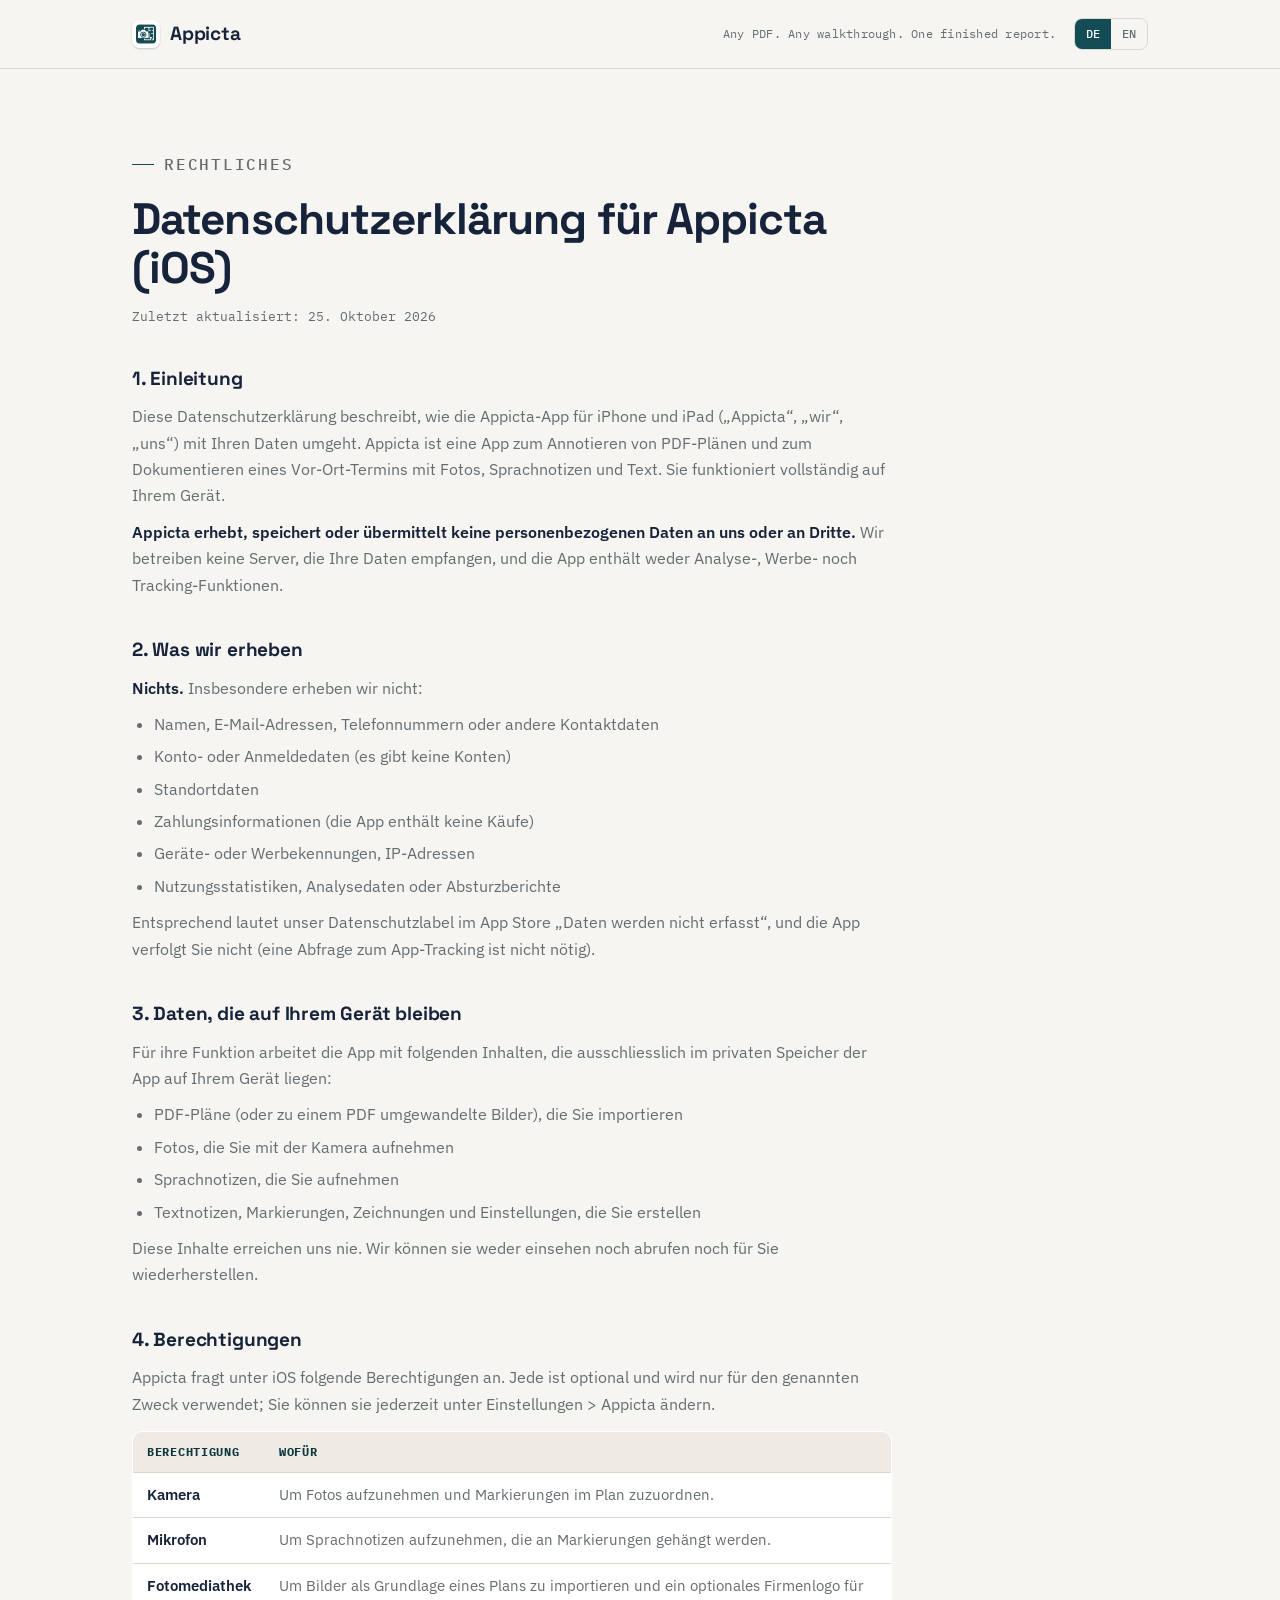
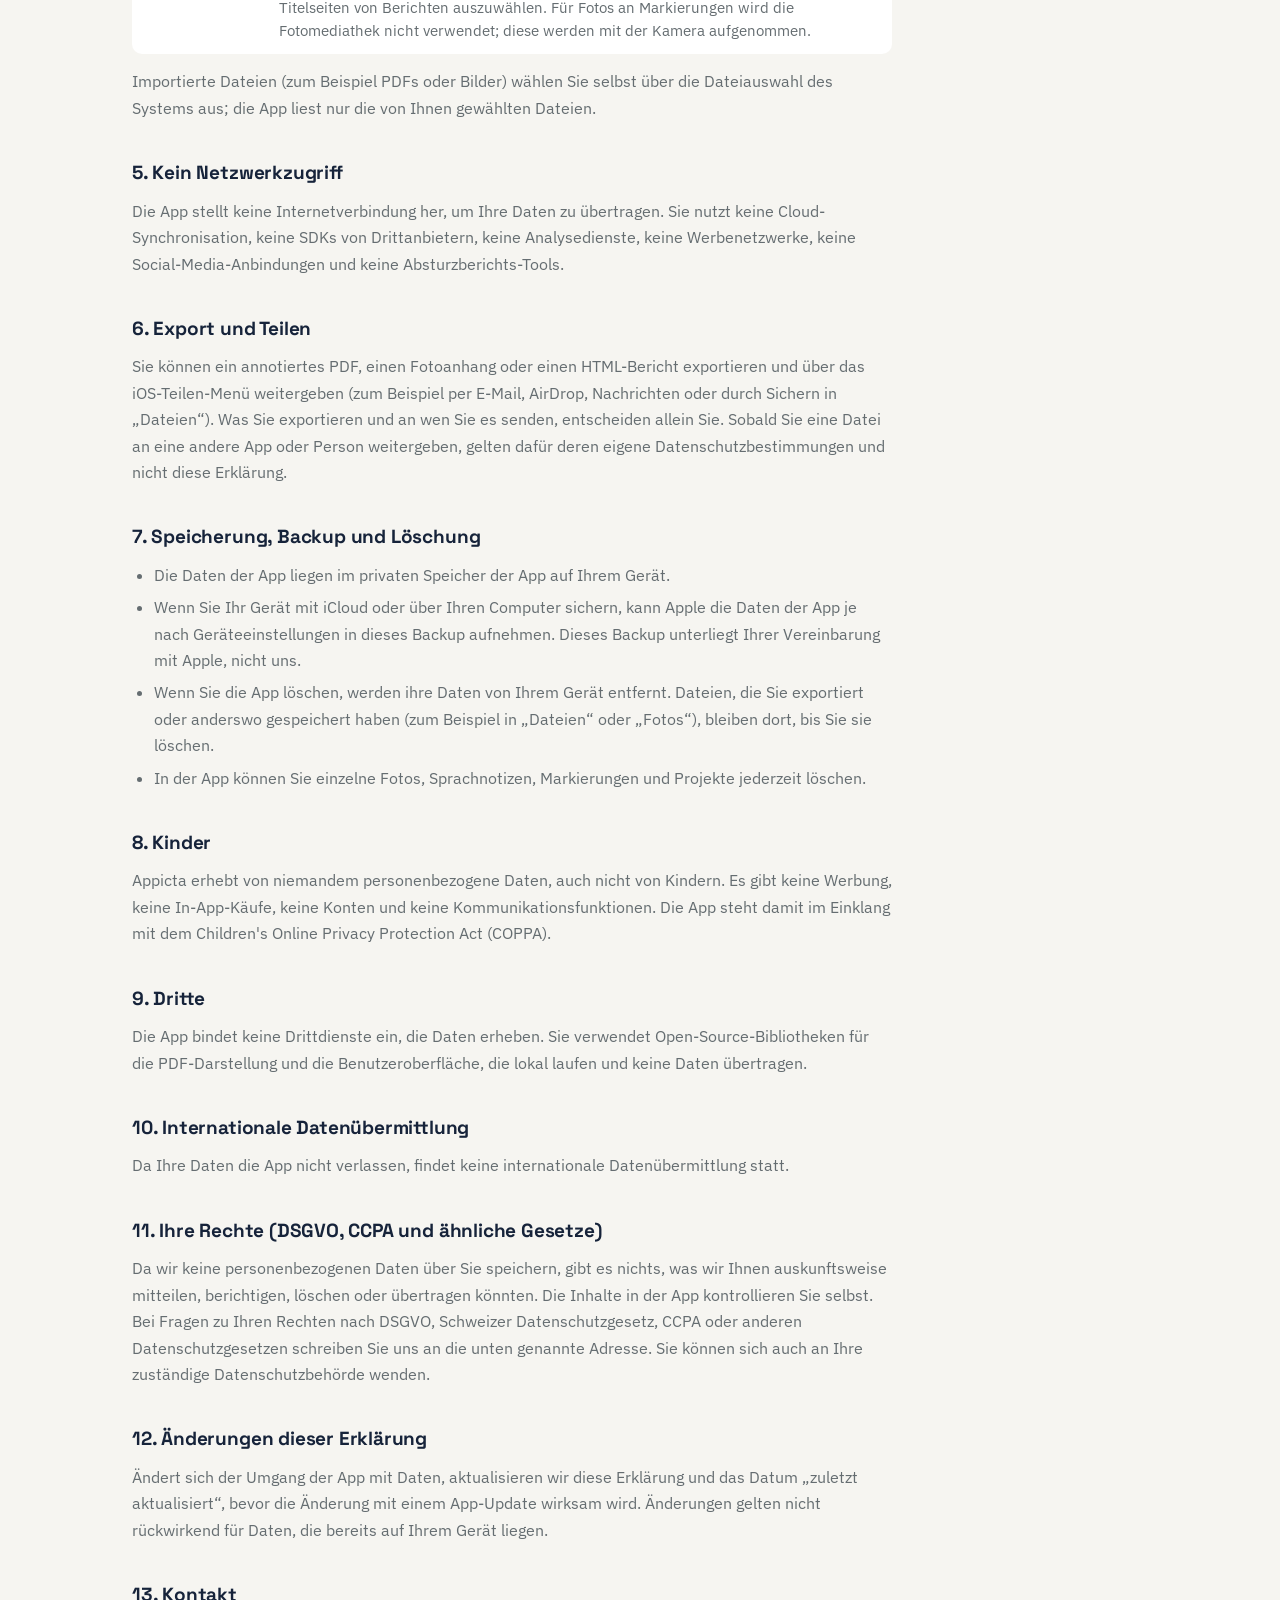
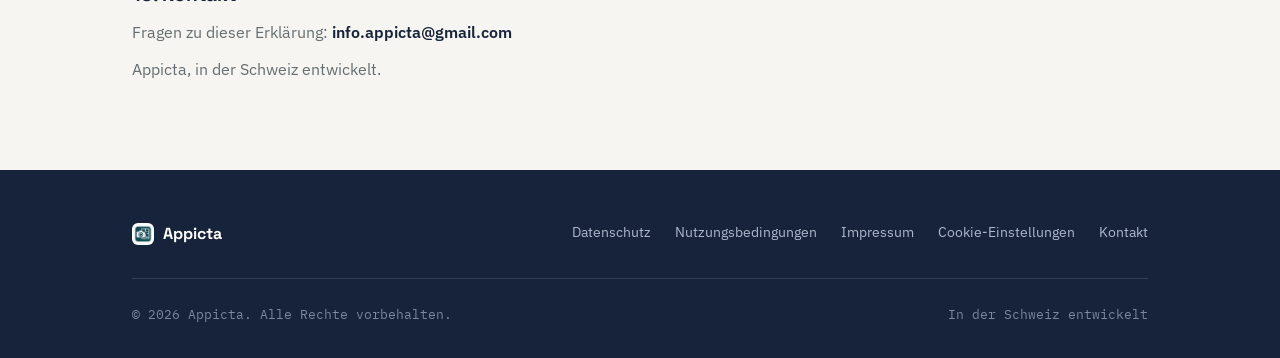
<file: datenschutz/index.html>
<!doctype html>
<html lang="de"><head><meta charset="utf-8"><meta name="viewport" content="width=device-width,initial-scale=1">
<title>Datenschutzerklärung für Appicta (iOS) - Appicta</title><meta name="theme-color" content="#144C55">
<link rel="icon" type="image/png" href="../logo.png">
<link rel="canonical" href="https://www.appicta.com/datenschutz/">
<link rel="preconnect" href="https://fonts.googleapis.com"><link rel="preconnect" href="https://fonts.gstatic.com" crossorigin>
<link href="https://fonts.googleapis.com/css2?family=Space+Grotesk:wght@400;500;600;700&family=IBM+Plex+Sans:wght@400;500;600;700&family=IBM+Plex+Mono:wght@400;500;600&display=swap" rel="stylesheet">
<link rel="stylesheet" href="../site.css"></head>
<body>
<div class="topbar"><div class="topbar-inner"><a class="logo" href="../index.html?lang=de"><img src="../logo.png" alt="" class="logo-icon">Appicta</a><div class="topbar-right"><span class="topbar-tag">Any PDF. Any walkthrough. One finished report.</span><div class="lang-toggle" role="group" aria-label="Language / Sprache"><span>DE</span><a href="../privacy/index.html" lang="en">EN</a></div></div></div></div>
<main><section class="legal"><div class="wrap"><div class="legal-inner">
<p class="eyebrow">Rechtliches</p>
<h1>Datenschutzerklärung für Appicta (iOS)</h1>
<p class="updated">Zuletzt aktualisiert: 25. Oktober 2026</p>
<h2>1. Einleitung</h2>
<p>Diese Datenschutzerklärung beschreibt, wie die Appicta-App für iPhone und iPad („Appicta“, „wir“, „uns“) mit Ihren Daten umgeht. Appicta ist eine App zum Annotieren von PDF-Plänen und zum Dokumentieren eines Vor-Ort-Termins mit Fotos, Sprachnotizen und Text. Sie funktioniert vollständig auf Ihrem Gerät.</p>
<p><strong>Appicta erhebt, speichert oder übermittelt keine personenbezogenen Daten an uns oder an Dritte.</strong> Wir betreiben keine Server, die Ihre Daten empfangen, und die App enthält weder Analyse-, Werbe- noch Tracking-Funktionen.</p>
<h2>2. Was wir erheben</h2>
<p><strong>Nichts.</strong> Insbesondere erheben wir nicht:</p>
<ul>
<li>Namen, E-Mail-Adressen, Telefonnummern oder andere Kontaktdaten</li>
<li>Konto- oder Anmeldedaten (es gibt keine Konten)</li>
<li>Standortdaten</li>
<li>Zahlungsinformationen (die App enthält keine Käufe)</li>
<li>Geräte- oder Werbekennungen, IP-Adressen</li>
<li>Nutzungsstatistiken, Analysedaten oder Absturzberichte</li>
</ul>
<p>Entsprechend lautet unser Datenschutzlabel im App Store „Daten werden nicht erfasst“, und die App verfolgt Sie nicht (eine Abfrage zum App-Tracking ist nicht nötig).</p>
<h2>3. Daten, die auf Ihrem Gerät bleiben</h2>
<p>Für ihre Funktion arbeitet die App mit folgenden Inhalten, die ausschliesslich im privaten Speicher der App auf Ihrem Gerät liegen:</p>
<ul>
<li>PDF-Pläne (oder zu einem PDF umgewandelte Bilder), die Sie importieren</li>
<li>Fotos, die Sie mit der Kamera aufnehmen</li>
<li>Sprachnotizen, die Sie aufnehmen</li>
<li>Textnotizen, Markierungen, Zeichnungen und Einstellungen, die Sie erstellen</li>
</ul>
<p>Diese Inhalte erreichen uns nie. Wir können sie weder einsehen noch abrufen noch für Sie wiederherstellen.</p>
<h2>4. Berechtigungen</h2>
<p>Appicta fragt unter iOS folgende Berechtigungen an. Jede ist optional und wird nur für den genannten Zweck verwendet; Sie können sie jederzeit unter Einstellungen &gt; Appicta ändern.</p>
<table>
<tr><th>Berechtigung</th><th>Wofür</th></tr>
<tr><td>Kamera</td><td>Um Fotos aufzunehmen und Markierungen im Plan zuzuordnen.</td></tr>
<tr><td>Mikrofon</td><td>Um Sprachnotizen aufzunehmen, die an Markierungen gehängt werden.</td></tr>
<tr><td>Fotomediathek</td><td>Um Bilder als Grundlage eines Plans zu importieren und ein optionales Firmenlogo für Titelseiten von Berichten auszuwählen. Für Fotos an Markierungen wird die Fotomediathek nicht verwendet; diese werden mit der Kamera aufgenommen.</td></tr>
</table>
<p>Importierte Dateien (zum Beispiel PDFs oder Bilder) wählen Sie selbst über die Dateiauswahl des Systems aus; die App liest nur die von Ihnen gewählten Dateien.</p>
<h2>5. Kein Netzwerkzugriff</h2>
<p>Die App stellt keine Internetverbindung her, um Ihre Daten zu übertragen. Sie nutzt keine Cloud-Synchronisation, keine SDKs von Drittanbietern, keine Analysedienste, keine Werbenetzwerke, keine Social-Media-Anbindungen und keine Absturzberichts-Tools.</p>
<h2>6. Export und Teilen</h2>
<p>Sie können ein annotiertes PDF, einen Fotoanhang oder einen HTML-Bericht exportieren und über das iOS-Teilen-Menü weitergeben (zum Beispiel per E-Mail, AirDrop, Nachrichten oder durch Sichern in „Dateien“). Was Sie exportieren und an wen Sie es senden, entscheiden allein Sie. Sobald Sie eine Datei an eine andere App oder Person weitergeben, gelten dafür deren eigene Datenschutzbestimmungen und nicht diese Erklärung.</p>
<h2>7. Speicherung, Backup und Löschung</h2>
<ul>
<li>Die Daten der App liegen im privaten Speicher der App auf Ihrem Gerät.</li>
<li>Wenn Sie Ihr Gerät mit iCloud oder über Ihren Computer sichern, kann Apple die Daten der App je nach Geräteeinstellungen in dieses Backup aufnehmen. Dieses Backup unterliegt Ihrer Vereinbarung mit Apple, nicht uns.</li>
<li>Wenn Sie die App löschen, werden ihre Daten von Ihrem Gerät entfernt. Dateien, die Sie exportiert oder anderswo gespeichert haben (zum Beispiel in „Dateien“ oder „Fotos“), bleiben dort, bis Sie sie löschen.</li>
<li>In der App können Sie einzelne Fotos, Sprachnotizen, Markierungen und Projekte jederzeit löschen.</li>
</ul>
<h2>8. Kinder</h2>
<p>Appicta erhebt von niemandem personenbezogene Daten, auch nicht von Kindern. Es gibt keine Werbung, keine In-App-Käufe, keine Konten und keine Kommunikationsfunktionen. Die App steht damit im Einklang mit dem Children's Online Privacy Protection Act (COPPA).</p>
<h2>9. Dritte</h2>
<p>Die App bindet keine Drittdienste ein, die Daten erheben. Sie verwendet Open-Source-Bibliotheken für die PDF-Darstellung und die Benutzeroberfläche, die lokal laufen und keine Daten übertragen.</p>
<h2>10. Internationale Datenübermittlung</h2>
<p>Da Ihre Daten die App nicht verlassen, findet keine internationale Datenübermittlung statt.</p>
<h2>11. Ihre Rechte (DSGVO, CCPA und ähnliche Gesetze)</h2>
<p>Da wir keine personenbezogenen Daten über Sie speichern, gibt es nichts, was wir Ihnen auskunftsweise mitteilen, berichtigen, löschen oder übertragen könnten. Die Inhalte in der App kontrollieren Sie selbst. Bei Fragen zu Ihren Rechten nach DSGVO, Schweizer Datenschutzgesetz, CCPA oder anderen Datenschutzgesetzen schreiben Sie uns an die unten genannte Adresse. Sie können sich auch an Ihre zuständige Datenschutzbehörde wenden.</p>
<h2>12. Änderungen dieser Erklärung</h2>
<p>Ändert sich der Umgang der App mit Daten, aktualisieren wir diese Erklärung und das Datum „zuletzt aktualisiert“, bevor die Änderung mit einem App-Update wirksam wird. Änderungen gelten nicht rückwirkend für Daten, die bereits auf Ihrem Gerät liegen.</p>
<h2>13. Kontakt</h2>
<p>Fragen zu dieser Erklärung: <strong>info.appicta@gmail.com</strong></p>
<p>Appicta, in der Schweiz entwickelt.</p>
</div></div></section></main>
<footer><div class="wrap"><div class="footer-top"><div class="footer-logo"><img src="../logo.png" alt="" class="logo-icon">Appicta</div><nav class="footer-links" aria-label="Rechtliches"><a href="../datenschutz/index.html">Datenschutz</a><a href="../nutzungsbedingungen.html">Nutzungsbedingungen</a><a href="../impressum.html">Impressum</a><a href="../cookie-einstellungen.html">Cookie-Einstellungen</a><a href="../support/index.html">Kontakt</a></nav></div><div class="footer-bottom"><span>&copy; 2026 Appicta. Alle Rechte vorbehalten.</span><span>In der Schweiz entwickelt</span></div></div></footer>
</body></html>
</file>
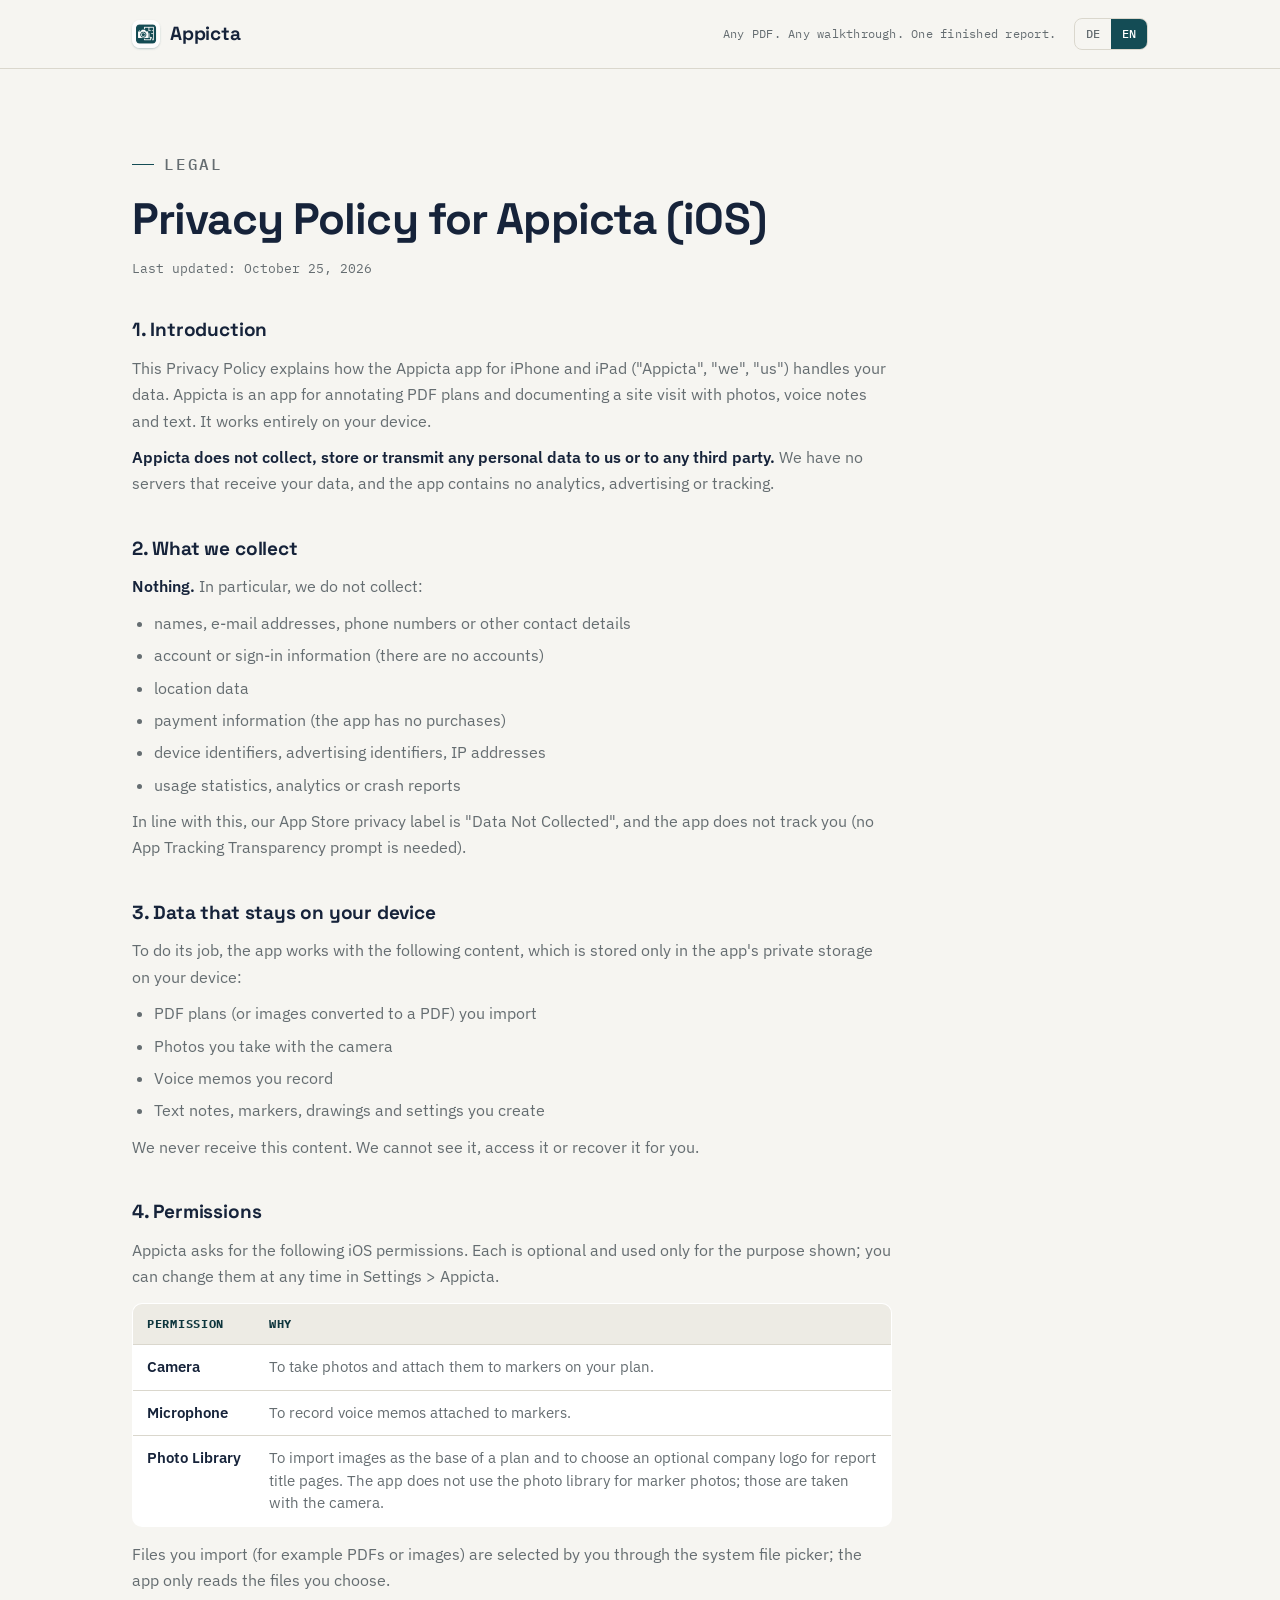
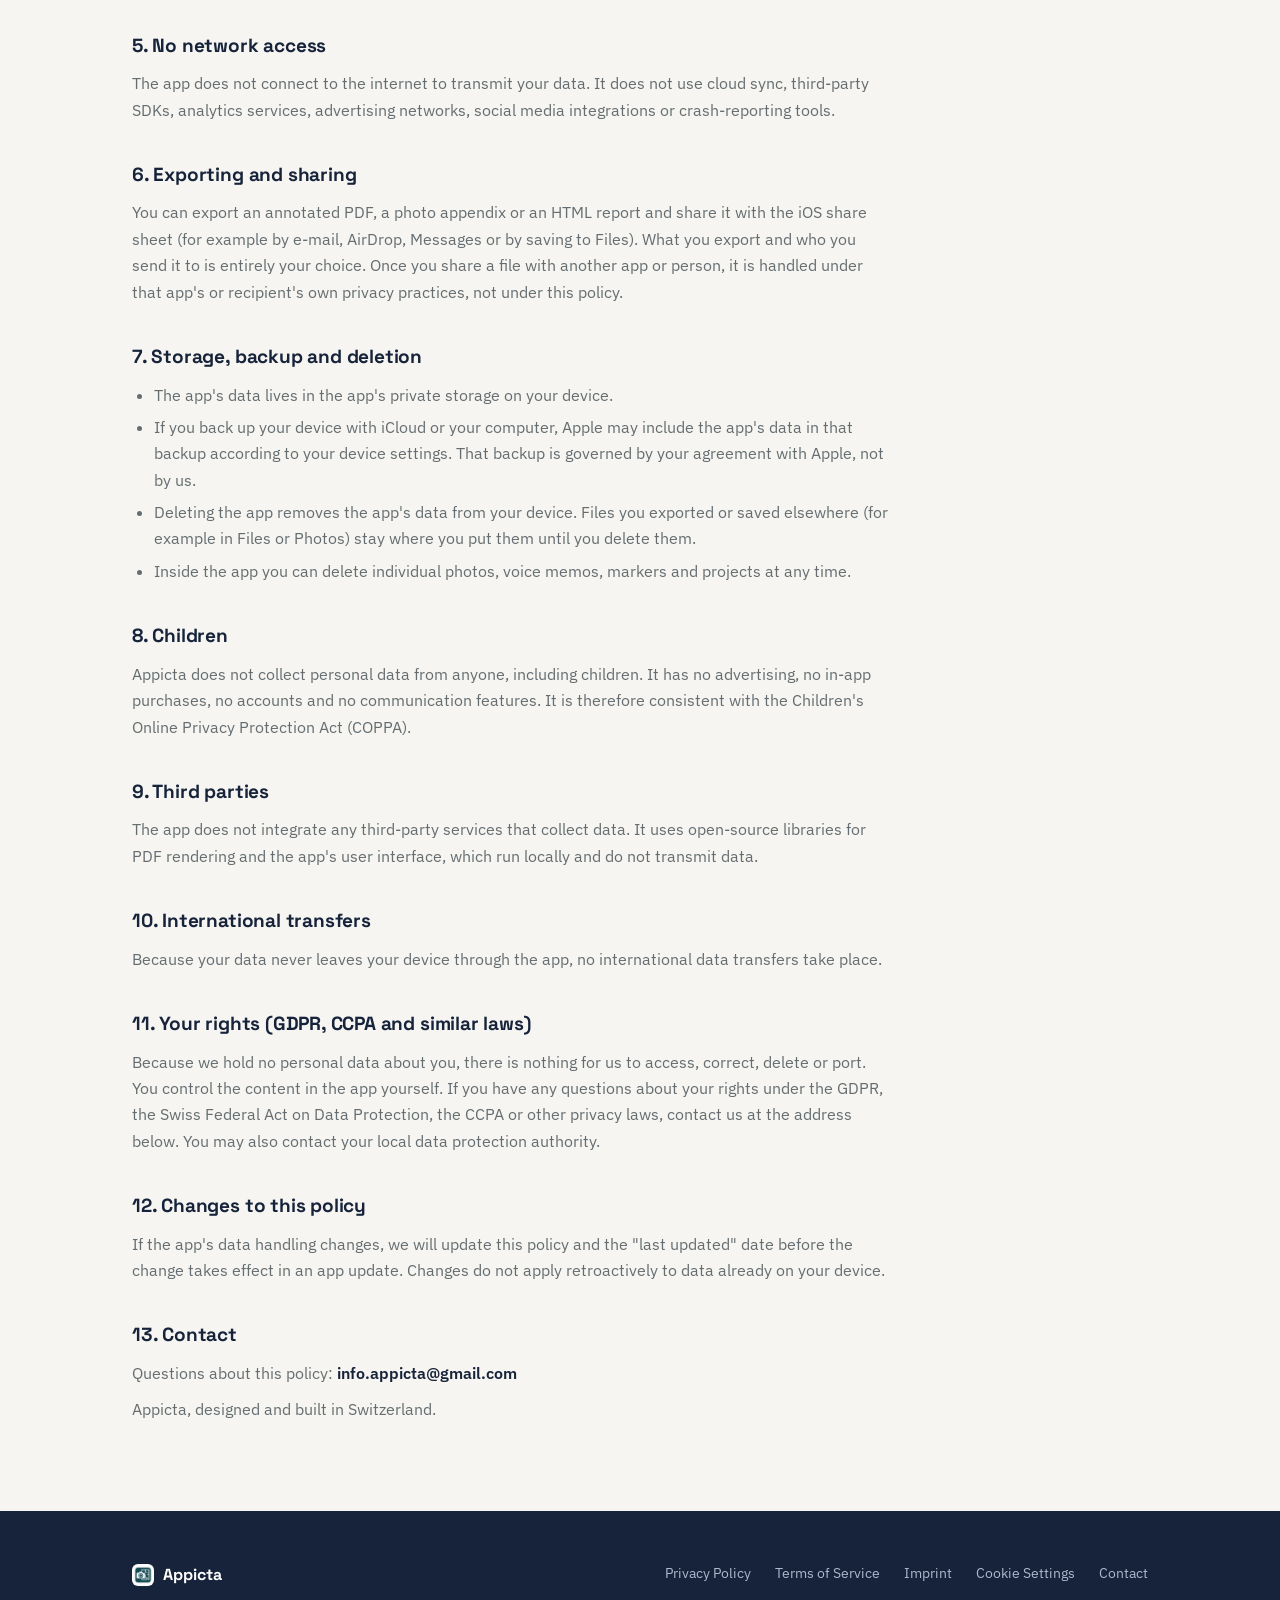
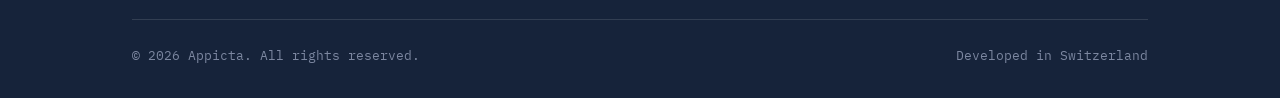
<file: privacy/index.html>
<!doctype html>
<html lang="en"><head><meta charset="utf-8"><meta name="viewport" content="width=device-width,initial-scale=1">
<title>Privacy Policy for Appicta (iOS) - Appicta</title><meta name="theme-color" content="#144C55">
<link rel="icon" type="image/png" href="../logo.png">
<link rel="canonical" href="https://www.appicta.com/privacy/">
<link rel="preconnect" href="https://fonts.googleapis.com"><link rel="preconnect" href="https://fonts.gstatic.com" crossorigin>
<link href="https://fonts.googleapis.com/css2?family=Space+Grotesk:wght@400;500;600;700&family=IBM+Plex+Sans:wght@400;500;600;700&family=IBM+Plex+Mono:wght@400;500;600&display=swap" rel="stylesheet">
<link rel="stylesheet" href="../site.css"></head>
<body>
<div class="topbar"><div class="topbar-inner"><a class="logo" href="../index.html"><img src="../logo.png" alt="" class="logo-icon">Appicta</a><div class="topbar-right"><span class="topbar-tag">Any PDF. Any walkthrough. One finished report.</span><div class="lang-toggle" role="group" aria-label="Language / Sprache"><a href="../datenschutz/index.html" lang="de">DE</a><span>EN</span></div></div></div></div>
<main><section class="legal"><div class="wrap"><div class="legal-inner">
<p class="eyebrow">Legal</p>
<h1>Privacy Policy for Appicta (iOS)</h1>
<p class="updated">Last updated: October 25, 2026</p>
<h2>1. Introduction</h2>
<p>This Privacy Policy explains how the Appicta app for iPhone and iPad ("Appicta", "we", "us") handles your data. Appicta is an app for annotating PDF plans and documenting a site visit with photos, voice notes and text. It works entirely on your device.</p>
<p><strong>Appicta does not collect, store or transmit any personal data to us or to any third party.</strong> We have no servers that receive your data, and the app contains no analytics, advertising or tracking.</p>
<h2>2. What we collect</h2>
<p><strong>Nothing.</strong> In particular, we do not collect:</p>
<ul>
<li>names, e-mail addresses, phone numbers or other contact details</li>
<li>account or sign-in information (there are no accounts)</li>
<li>location data</li>
<li>payment information (the app has no purchases)</li>
<li>device identifiers, advertising identifiers, IP addresses</li>
<li>usage statistics, analytics or crash reports</li>
</ul>
<p>In line with this, our App Store privacy label is "Data Not Collected", and the app does not track you (no App Tracking Transparency prompt is needed).</p>
<h2>3. Data that stays on your device</h2>
<p>To do its job, the app works with the following content, which is stored only in the app's private storage on your device:</p>
<ul>
<li>PDF plans (or images converted to a PDF) you import</li>
<li>Photos you take with the camera</li>
<li>Voice memos you record</li>
<li>Text notes, markers, drawings and settings you create</li>
</ul>
<p>We never receive this content. We cannot see it, access it or recover it for you.</p>
<h2>4. Permissions</h2>
<p>Appicta asks for the following iOS permissions. Each is optional and used only for the purpose shown; you can change them at any time in Settings &gt; Appicta.</p>
<table>
<tr><th>Permission</th><th>Why</th></tr>
<tr><td>Camera</td><td>To take photos and attach them to markers on your plan.</td></tr>
<tr><td>Microphone</td><td>To record voice memos attached to markers.</td></tr>
<tr><td>Photo Library</td><td>To import images as the base of a plan and to choose an optional company logo for report title pages. The app does not use the photo library for marker photos; those are taken with the camera.</td></tr>
</table>
<p>Files you import (for example PDFs or images) are selected by you through the system file picker; the app only reads the files you choose.</p>
<h2>5. No network access</h2>
<p>The app does not connect to the internet to transmit your data. It does not use cloud sync, third-party SDKs, analytics services, advertising networks, social media integrations or crash-reporting tools.</p>
<h2>6. Exporting and sharing</h2>
<p>You can export an annotated PDF, a photo appendix or an HTML report and share it with the iOS share sheet (for example by e-mail, AirDrop, Messages or by saving to Files). What you export and who you send it to is entirely your choice. Once you share a file with another app or person, it is handled under that app's or recipient's own privacy practices, not under this policy.</p>
<h2>7. Storage, backup and deletion</h2>
<ul>
<li>The app's data lives in the app's private storage on your device.</li>
<li>If you back up your device with iCloud or your computer, Apple may include the app's data in that backup according to your device settings. That backup is governed by your agreement with Apple, not by us.</li>
<li>Deleting the app removes the app's data from your device. Files you exported or saved elsewhere (for example in Files or Photos) stay where you put them until you delete them.</li>
<li>Inside the app you can delete individual photos, voice memos, markers and projects at any time.</li>
</ul>
<h2>8. Children</h2>
<p>Appicta does not collect personal data from anyone, including children. It has no advertising, no in-app purchases, no accounts and no communication features. It is therefore consistent with the Children's Online Privacy Protection Act (COPPA).</p>
<h2>9. Third parties</h2>
<p>The app does not integrate any third-party services that collect data. It uses open-source libraries for PDF rendering and the app's user interface, which run locally and do not transmit data.</p>
<h2>10. International transfers</h2>
<p>Because your data never leaves your device through the app, no international data transfers take place.</p>
<h2>11. Your rights (GDPR, CCPA and similar laws)</h2>
<p>Because we hold no personal data about you, there is nothing for us to access, correct, delete or port. You control the content in the app yourself. If you have any questions about your rights under the GDPR, the Swiss Federal Act on Data Protection, the CCPA or other privacy laws, contact us at the address below. You may also contact your local data protection authority.</p>
<h2>12. Changes to this policy</h2>
<p>If the app's data handling changes, we will update this policy and the "last updated" date before the change takes effect in an app update. Changes do not apply retroactively to data already on your device.</p>
<h2>13. Contact</h2>
<p>Questions about this policy: <strong>info.appicta@gmail.com</strong></p>
<p>Appicta, designed and built in Switzerland.</p>
</div></div></section></main>
<footer><div class="wrap"><div class="footer-top"><div class="footer-logo"><img src="../logo.png" alt="" class="logo-icon">Appicta</div><nav class="footer-links" aria-label="Legal"><a href="../privacy/index.html">Privacy Policy</a><a href="../terms.html">Terms of Service</a><a href="../imprint.html">Imprint</a><a href="../cookies.html">Cookie Settings</a><a href="../support/index.html">Contact</a></nav></div><div class="footer-bottom"><span>&copy; 2026 Appicta. All rights reserved.</span><span>Developed in Switzerland</span></div></div></footer>
</body></html>
</file>
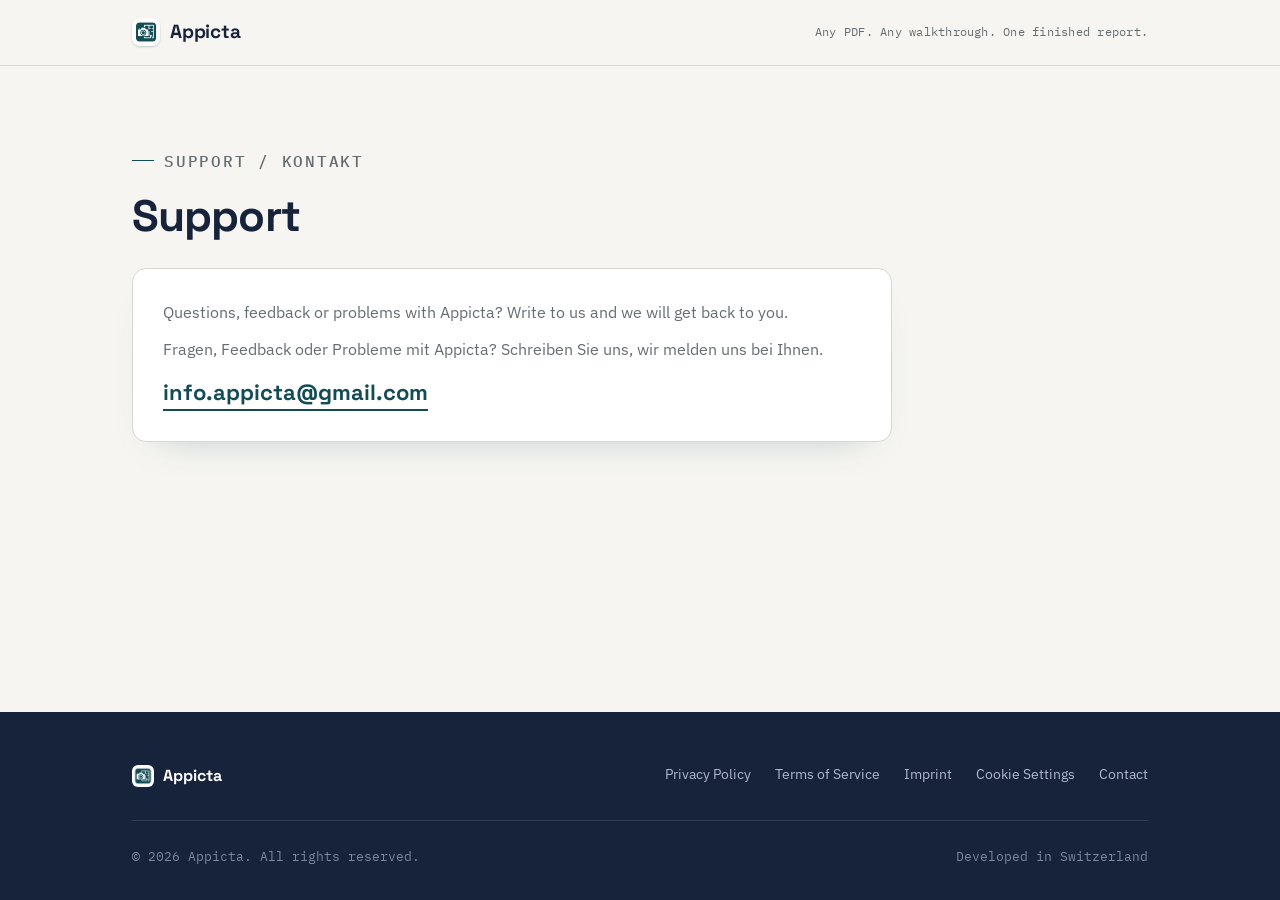
<file: support/index.html>
<!doctype html>
<html lang="en"><head><meta charset="utf-8"><meta name="viewport" content="width=device-width,initial-scale=1">
<title>Support - Appicta</title><meta name="theme-color" content="#144C55">
<link rel="icon" type="image/png" href="../logo.png">
<link rel="canonical" href="https://www.appicta.com/support/">
<link rel="preconnect" href="https://fonts.googleapis.com"><link rel="preconnect" href="https://fonts.gstatic.com" crossorigin>
<link href="https://fonts.googleapis.com/css2?family=Space+Grotesk:wght@400;500;600;700&family=IBM+Plex+Sans:wght@400;500;600;700&family=IBM+Plex+Mono:wght@400;500;600&display=swap" rel="stylesheet">
<link rel="stylesheet" href="../site.css"></head>
<body>
<div class="topbar"><div class="topbar-inner"><a class="logo" href="../index.html"><img src="../logo.png" alt="" class="logo-icon">Appicta</a><div class="topbar-right"><span class="topbar-tag">Any PDF. Any walkthrough. One finished report.</span></div></div></div>
<main><section class="legal"><div class="wrap"><div class="legal-inner">
<p class="eyebrow">Support / Kontakt</p>
<h1>Support</h1>
<div class="card"><p>Questions, feedback or problems with Appicta? Write to us and we will get back to you.</p><p>Fragen, Feedback oder Probleme mit Appicta? Schreiben Sie uns, wir melden uns bei Ihnen.</p><a class="mail" href="mailto:info.appicta@gmail.com">info.appicta@gmail.com</a></div>
</div></div></section></main>
<footer><div class="wrap"><div class="footer-top"><div class="footer-logo"><img src="../logo.png" alt="" class="logo-icon">Appicta</div><nav class="footer-links" aria-label="Legal"><a href="../privacy/index.html">Privacy Policy</a><a href="../terms.html">Terms of Service</a><a href="../imprint.html">Imprint</a><a href="../cookies.html">Cookie Settings</a><a href="../support/index.html">Contact</a></nav></div><div class="footer-bottom"><span>&copy; 2026 Appicta. All rights reserved.</span><span>Developed in Switzerland</span></div></div></footer>
</body></html>
</file>
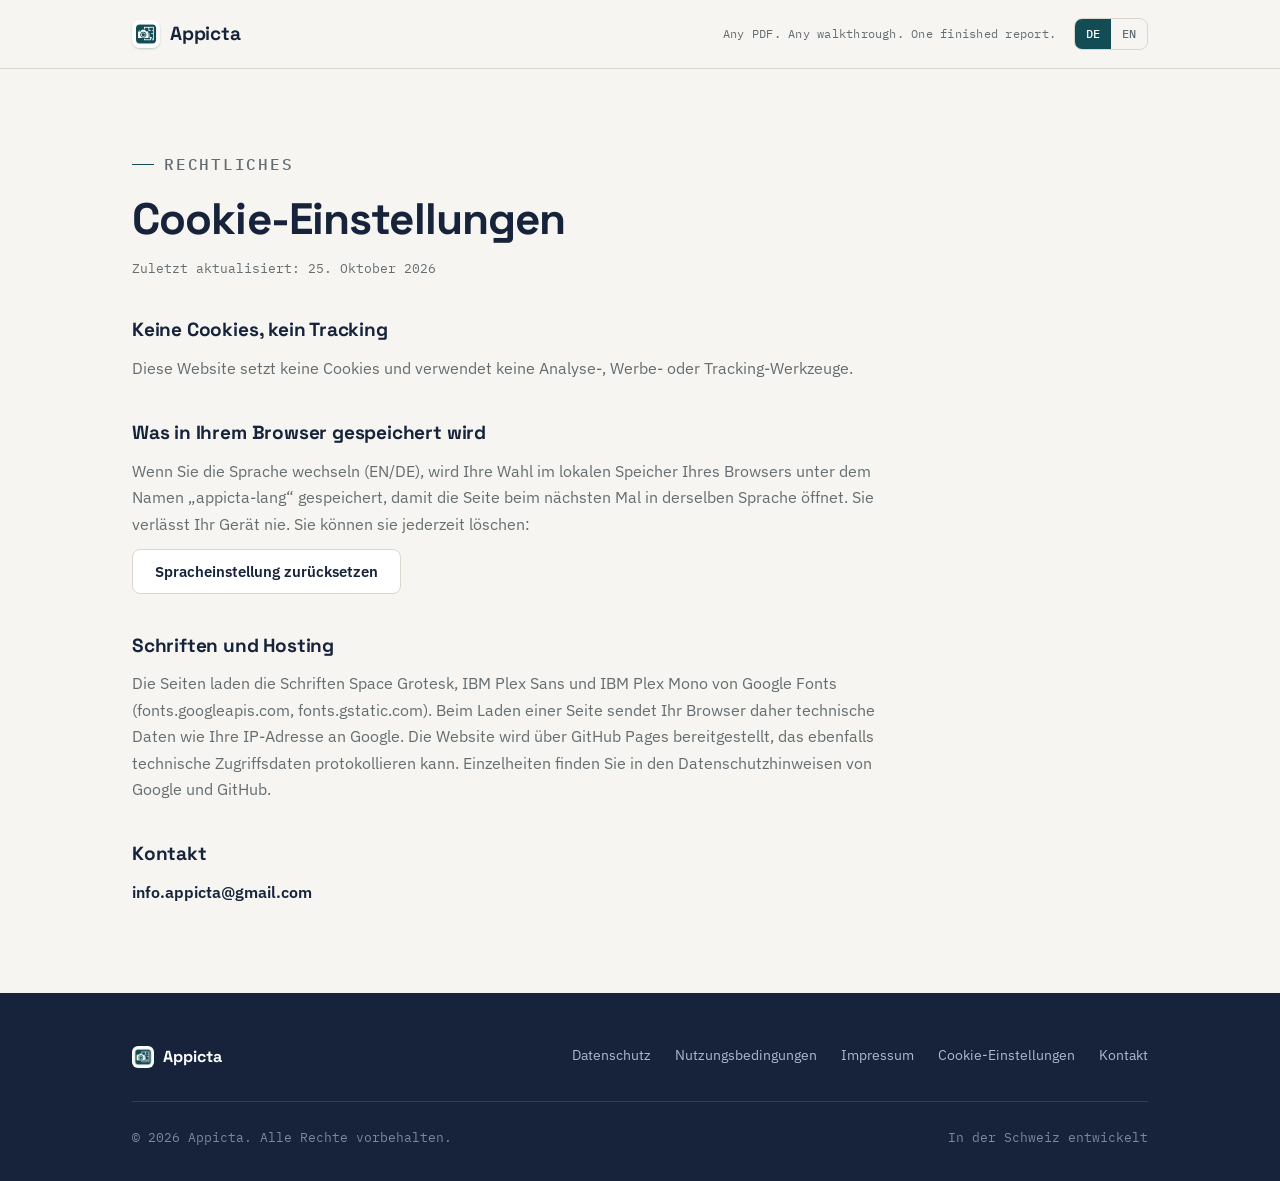
<file: cookie-einstellungen.html>
<!doctype html>
<html lang="de"><head><meta charset="utf-8"><meta name="viewport" content="width=device-width,initial-scale=1">
<title>Cookie-Einstellungen - Appicta</title><meta name="theme-color" content="#144C55">
<link rel="icon" type="image/png" href="logo.png">
<link rel="canonical" href="https://www.appicta.com/cookie-einstellungen.html">
<link rel="preconnect" href="https://fonts.googleapis.com"><link rel="preconnect" href="https://fonts.gstatic.com" crossorigin>
<link href="https://fonts.googleapis.com/css2?family=Space+Grotesk:wght@400;500;600;700&family=IBM+Plex+Sans:wght@400;500;600;700&family=IBM+Plex+Mono:wght@400;500;600&display=swap" rel="stylesheet">
<link rel="stylesheet" href="site.css"></head>
<body>
<div class="topbar"><div class="topbar-inner"><a class="logo" href="index.html?lang=de"><img src="logo.png" alt="" class="logo-icon">Appicta</a><div class="topbar-right"><span class="topbar-tag">Any PDF. Any walkthrough. One finished report.</span><div class="lang-toggle" role="group" aria-label="Language / Sprache"><span>DE</span><a href="cookies.html" lang="en">EN</a></div></div></div></div>
<main><section class="legal"><div class="wrap"><div class="legal-inner">
<p class="eyebrow">Rechtliches</p>
<h1>Cookie-Einstellungen</h1>
<p class="updated">Zuletzt aktualisiert: 25. Oktober 2026</p>
<h2>Keine Cookies, kein Tracking</h2>
<p>Diese Website setzt keine Cookies und verwendet keine Analyse-, Werbe- oder Tracking-Werkzeuge.</p>
<h2>Was in Ihrem Browser gespeichert wird</h2>
<p>Wenn Sie die Sprache wechseln (EN/DE), wird Ihre Wahl im lokalen Speicher Ihres Browsers unter dem Namen „appicta-lang“ gespeichert, damit die Seite beim nächsten Mal in derselben Sprache öffnet. Sie verlässt Ihr Gerät nie. Sie können sie jederzeit löschen:</p>
<button type="button" class="btn" id="reset-lang">Spracheinstellung zurücksetzen</button><span class="note" id="reset-note" hidden>Spracheinstellung zurückgesetzt.</span><script>document.getElementById("reset-lang").addEventListener("click",function(){try{localStorage.removeItem("appicta-lang")}catch(e){}document.getElementById("reset-note").hidden=false;});</script>
<h2>Schriften und Hosting</h2>
<p>Die Seiten laden die Schriften Space Grotesk, IBM Plex Sans und IBM Plex Mono von Google Fonts (fonts.googleapis.com, fonts.gstatic.com). Beim Laden einer Seite sendet Ihr Browser daher technische Daten wie Ihre IP-Adresse an Google. Die Website wird über GitHub Pages bereitgestellt, das ebenfalls technische Zugriffsdaten protokollieren kann. Einzelheiten finden Sie in den Datenschutzhinweisen von Google und GitHub.</p>
<h2>Kontakt</h2>
<p><strong>info.appicta@gmail.com</strong></p>
</div></div></section></main>
<footer><div class="wrap"><div class="footer-top"><div class="footer-logo"><img src="logo.png" alt="" class="logo-icon">Appicta</div><nav class="footer-links" aria-label="Rechtliches"><a href="datenschutz/index.html">Datenschutz</a><a href="nutzungsbedingungen.html">Nutzungsbedingungen</a><a href="impressum.html">Impressum</a><a href="cookie-einstellungen.html">Cookie-Einstellungen</a><a href="support/index.html">Kontakt</a></nav></div><div class="footer-bottom"><span>&copy; 2026 Appicta. Alle Rechte vorbehalten.</span><span>In der Schweiz entwickelt</span></div></div></footer>
</body></html>
</file>
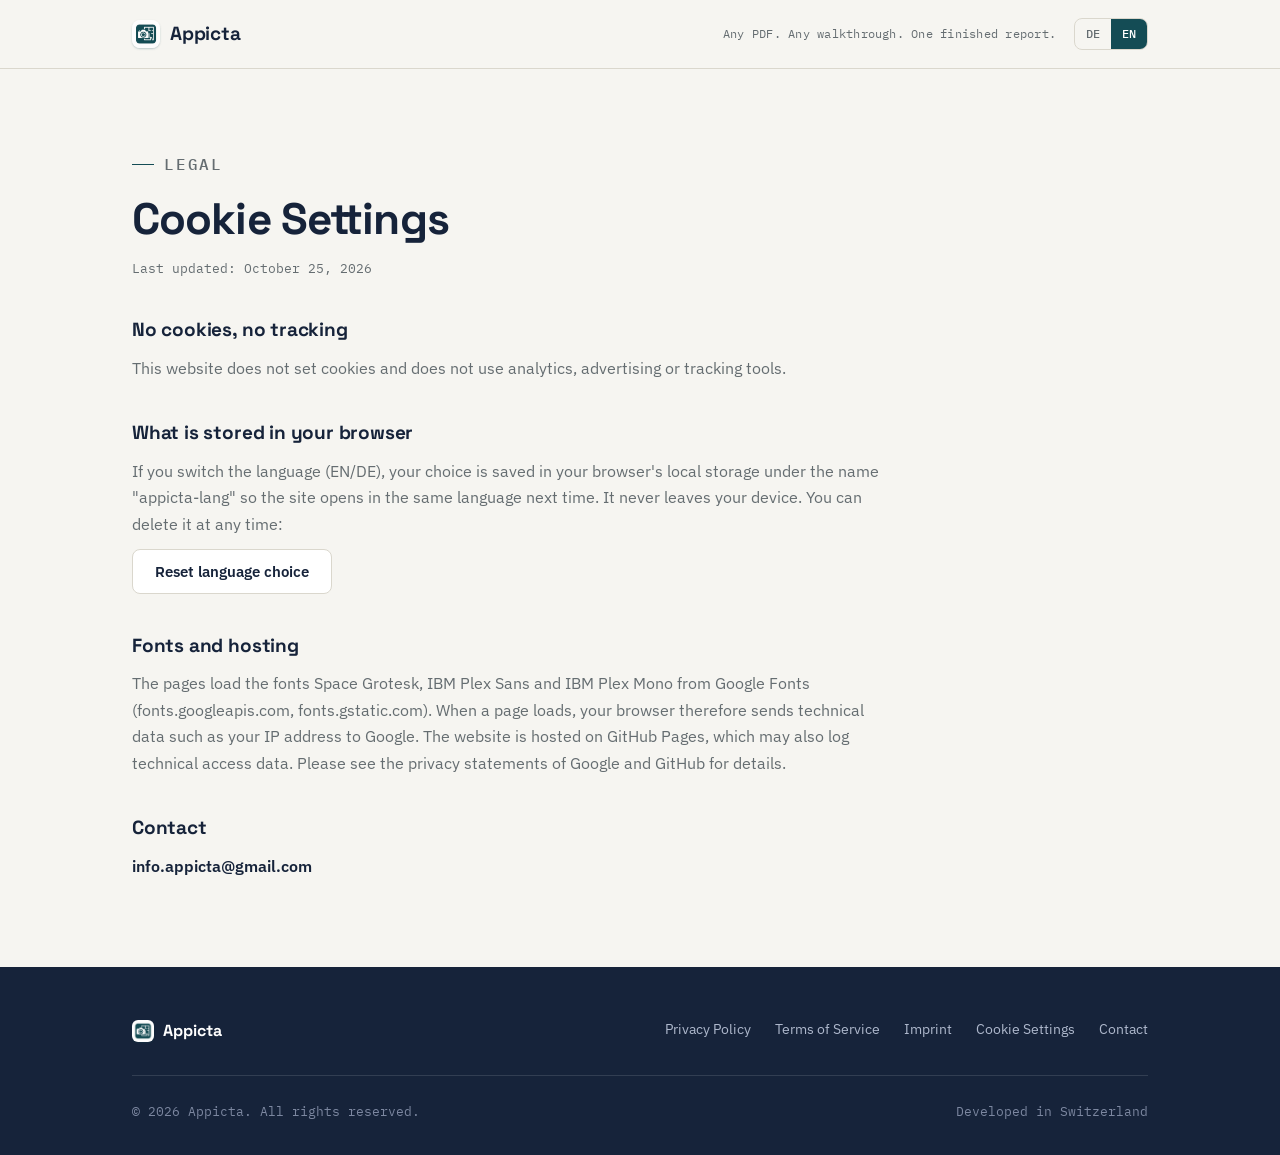
<file: cookies.html>
<!doctype html>
<html lang="en"><head><meta charset="utf-8"><meta name="viewport" content="width=device-width,initial-scale=1">
<title>Cookie Settings - Appicta</title><meta name="theme-color" content="#144C55">
<link rel="icon" type="image/png" href="logo.png">
<link rel="canonical" href="https://www.appicta.com/cookies.html">
<link rel="preconnect" href="https://fonts.googleapis.com"><link rel="preconnect" href="https://fonts.gstatic.com" crossorigin>
<link href="https://fonts.googleapis.com/css2?family=Space+Grotesk:wght@400;500;600;700&family=IBM+Plex+Sans:wght@400;500;600;700&family=IBM+Plex+Mono:wght@400;500;600&display=swap" rel="stylesheet">
<link rel="stylesheet" href="site.css"></head>
<body>
<div class="topbar"><div class="topbar-inner"><a class="logo" href="index.html"><img src="logo.png" alt="" class="logo-icon">Appicta</a><div class="topbar-right"><span class="topbar-tag">Any PDF. Any walkthrough. One finished report.</span><div class="lang-toggle" role="group" aria-label="Language / Sprache"><a href="cookie-einstellungen.html" lang="de">DE</a><span>EN</span></div></div></div></div>
<main><section class="legal"><div class="wrap"><div class="legal-inner">
<p class="eyebrow">Legal</p>
<h1>Cookie Settings</h1>
<p class="updated">Last updated: October 25, 2026</p>
<h2>No cookies, no tracking</h2>
<p>This website does not set cookies and does not use analytics, advertising or tracking tools.</p>
<h2>What is stored in your browser</h2>
<p>If you switch the language (EN/DE), your choice is saved in your browser's local storage under the name "appicta-lang" so the site opens in the same language next time. It never leaves your device. You can delete it at any time:</p>
<button type="button" class="btn" id="reset-lang">Reset language choice</button><span class="note" id="reset-note" hidden>Language choice reset.</span><script>document.getElementById("reset-lang").addEventListener("click",function(){try{localStorage.removeItem("appicta-lang")}catch(e){}document.getElementById("reset-note").hidden=false;});</script>
<h2>Fonts and hosting</h2>
<p>The pages load the fonts Space Grotesk, IBM Plex Sans and IBM Plex Mono from Google Fonts (fonts.googleapis.com, fonts.gstatic.com). When a page loads, your browser therefore sends technical data such as your IP address to Google. The website is hosted on GitHub Pages, which may also log technical access data. Please see the privacy statements of Google and GitHub for details.</p>
<h2>Contact</h2>
<p><strong>info.appicta@gmail.com</strong></p>
</div></div></section></main>
<footer><div class="wrap"><div class="footer-top"><div class="footer-logo"><img src="logo.png" alt="" class="logo-icon">Appicta</div><nav class="footer-links" aria-label="Legal"><a href="privacy/index.html">Privacy Policy</a><a href="terms.html">Terms of Service</a><a href="imprint.html">Imprint</a><a href="cookies.html">Cookie Settings</a><a href="support/index.html">Contact</a></nav></div><div class="footer-bottom"><span>&copy; 2026 Appicta. All rights reserved.</span><span>Developed in Switzerland</span></div></div></footer>
</body></html>
</file>
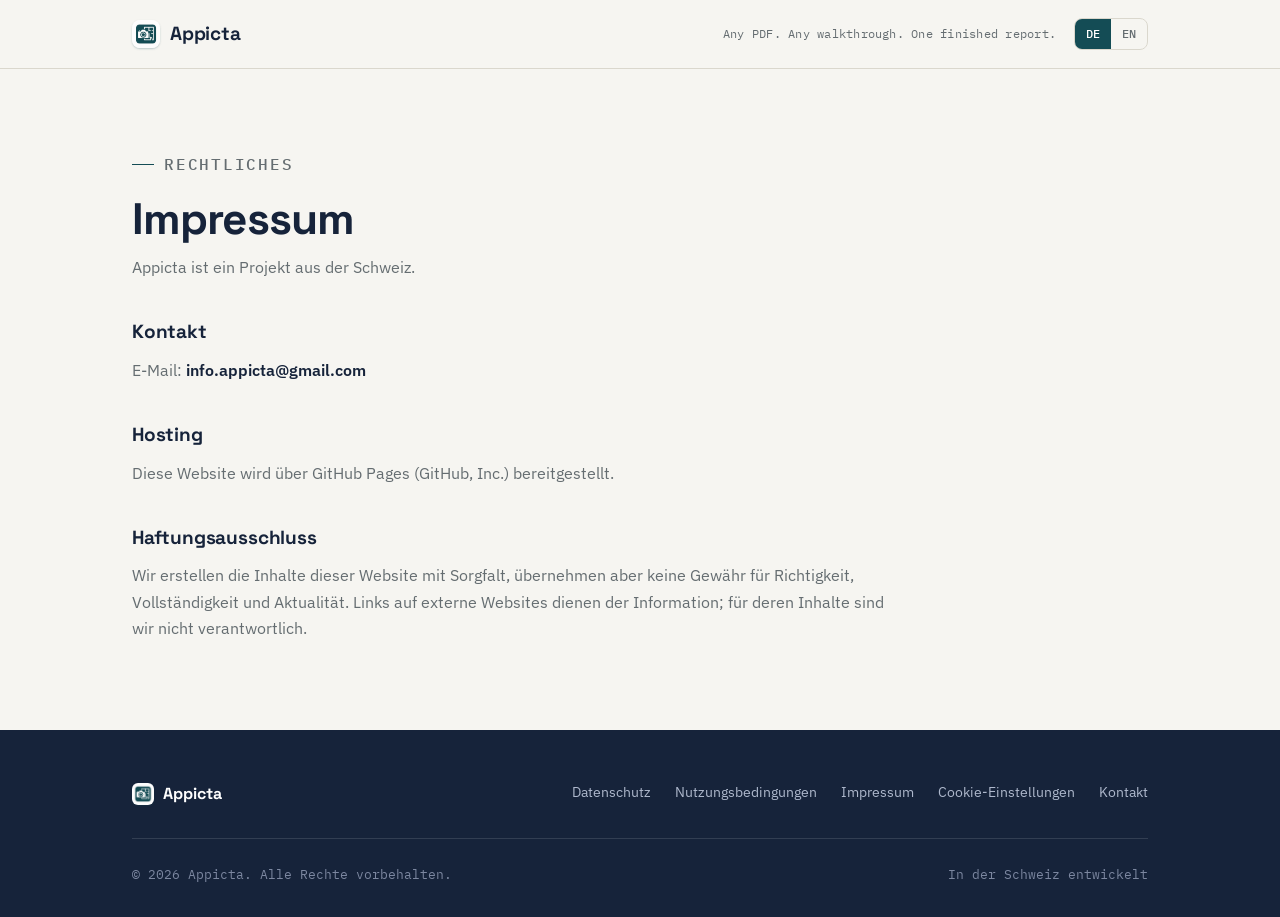
<file: impressum.html>
<!doctype html>
<html lang="de"><head><meta charset="utf-8"><meta name="viewport" content="width=device-width,initial-scale=1">
<title>Impressum - Appicta</title><meta name="theme-color" content="#144C55">
<link rel="icon" type="image/png" href="logo.png">
<link rel="canonical" href="https://www.appicta.com/impressum.html">
<link rel="preconnect" href="https://fonts.googleapis.com"><link rel="preconnect" href="https://fonts.gstatic.com" crossorigin>
<link href="https://fonts.googleapis.com/css2?family=Space+Grotesk:wght@400;500;600;700&family=IBM+Plex+Sans:wght@400;500;600;700&family=IBM+Plex+Mono:wght@400;500;600&display=swap" rel="stylesheet">
<link rel="stylesheet" href="site.css"></head>
<body>
<div class="topbar"><div class="topbar-inner"><a class="logo" href="index.html?lang=de"><img src="logo.png" alt="" class="logo-icon">Appicta</a><div class="topbar-right"><span class="topbar-tag">Any PDF. Any walkthrough. One finished report.</span><div class="lang-toggle" role="group" aria-label="Language / Sprache"><span>DE</span><a href="imprint.html" lang="en">EN</a></div></div></div></div>
<main><section class="legal"><div class="wrap"><div class="legal-inner">
<p class="eyebrow">Rechtliches</p>
<h1>Impressum</h1>
<p>Appicta ist ein Projekt aus der Schweiz.</p>
<h2>Kontakt</h2>
<p>E-Mail: <strong>info.appicta@gmail.com</strong></p>
<h2>Hosting</h2>
<p>Diese Website wird über GitHub Pages (GitHub, Inc.) bereitgestellt.</p>
<h2>Haftungsausschluss</h2>
<p>Wir erstellen die Inhalte dieser Website mit Sorgfalt, übernehmen aber keine Gewähr für Richtigkeit, Vollständigkeit und Aktualität. Links auf externe Websites dienen der Information; für deren Inhalte sind wir nicht verantwortlich.</p>
</div></div></section></main>
<footer><div class="wrap"><div class="footer-top"><div class="footer-logo"><img src="logo.png" alt="" class="logo-icon">Appicta</div><nav class="footer-links" aria-label="Rechtliches"><a href="datenschutz/index.html">Datenschutz</a><a href="nutzungsbedingungen.html">Nutzungsbedingungen</a><a href="impressum.html">Impressum</a><a href="cookie-einstellungen.html">Cookie-Einstellungen</a><a href="support/index.html">Kontakt</a></nav></div><div class="footer-bottom"><span>&copy; 2026 Appicta. Alle Rechte vorbehalten.</span><span>In der Schweiz entwickelt</span></div></div></footer>
</body></html>
</file>
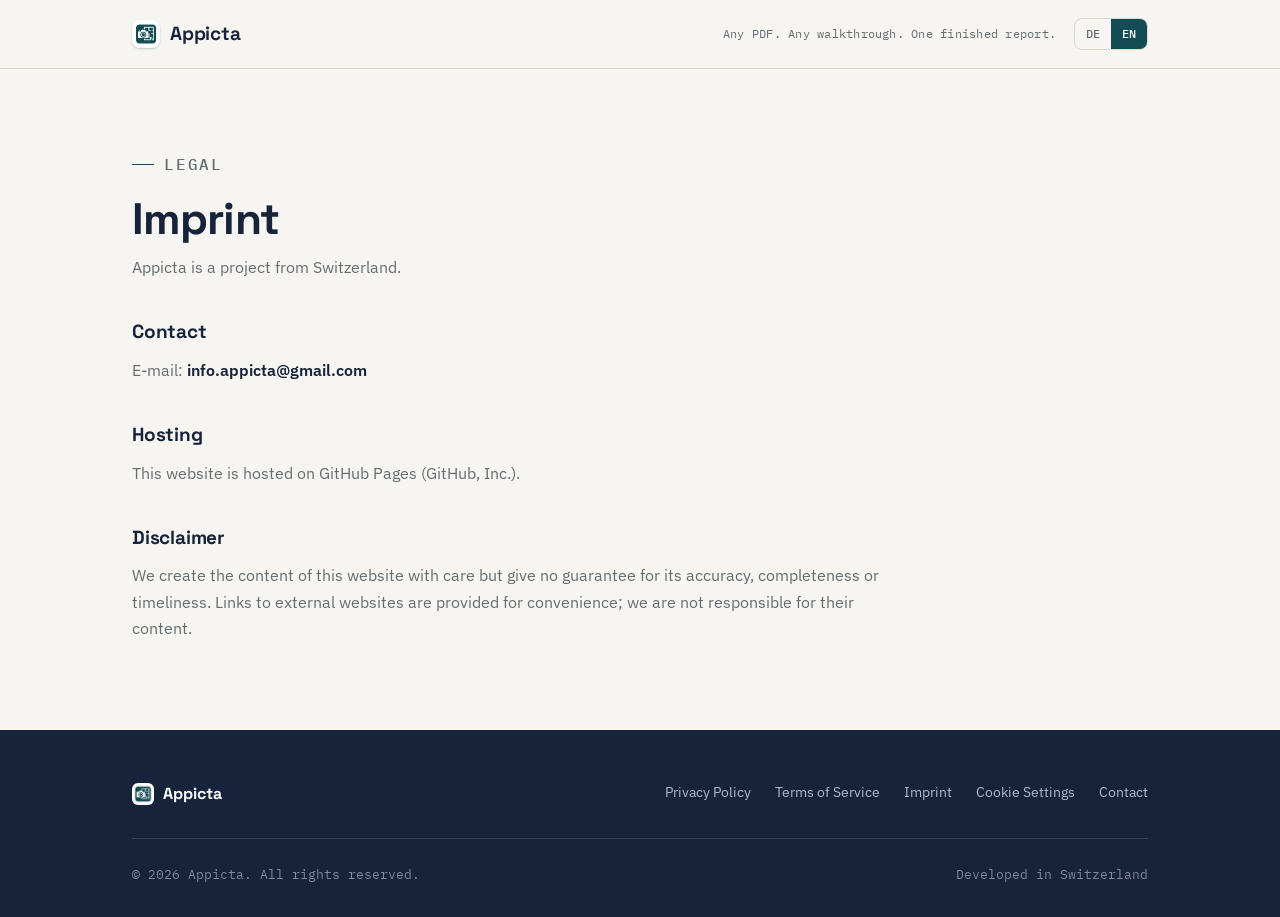
<file: imprint.html>
<!doctype html>
<html lang="en"><head><meta charset="utf-8"><meta name="viewport" content="width=device-width,initial-scale=1">
<title>Imprint - Appicta</title><meta name="theme-color" content="#144C55">
<link rel="icon" type="image/png" href="logo.png">
<link rel="canonical" href="https://www.appicta.com/imprint.html">
<link rel="preconnect" href="https://fonts.googleapis.com"><link rel="preconnect" href="https://fonts.gstatic.com" crossorigin>
<link href="https://fonts.googleapis.com/css2?family=Space+Grotesk:wght@400;500;600;700&family=IBM+Plex+Sans:wght@400;500;600;700&family=IBM+Plex+Mono:wght@400;500;600&display=swap" rel="stylesheet">
<link rel="stylesheet" href="site.css"></head>
<body>
<div class="topbar"><div class="topbar-inner"><a class="logo" href="index.html"><img src="logo.png" alt="" class="logo-icon">Appicta</a><div class="topbar-right"><span class="topbar-tag">Any PDF. Any walkthrough. One finished report.</span><div class="lang-toggle" role="group" aria-label="Language / Sprache"><a href="impressum.html" lang="de">DE</a><span>EN</span></div></div></div></div>
<main><section class="legal"><div class="wrap"><div class="legal-inner">
<p class="eyebrow">Legal</p>
<h1>Imprint</h1>
<p>Appicta is a project from Switzerland.</p>
<h2>Contact</h2>
<p>E-mail: <strong>info.appicta@gmail.com</strong></p>
<h2>Hosting</h2>
<p>This website is hosted on GitHub Pages (GitHub, Inc.).</p>
<h2>Disclaimer</h2>
<p>We create the content of this website with care but give no guarantee for its accuracy, completeness or timeliness. Links to external websites are provided for convenience; we are not responsible for their content.</p>
</div></div></section></main>
<footer><div class="wrap"><div class="footer-top"><div class="footer-logo"><img src="logo.png" alt="" class="logo-icon">Appicta</div><nav class="footer-links" aria-label="Legal"><a href="privacy/index.html">Privacy Policy</a><a href="terms.html">Terms of Service</a><a href="imprint.html">Imprint</a><a href="cookies.html">Cookie Settings</a><a href="support/index.html">Contact</a></nav></div><div class="footer-bottom"><span>&copy; 2026 Appicta. All rights reserved.</span><span>Developed in Switzerland</span></div></div></footer>
</body></html>
</file>
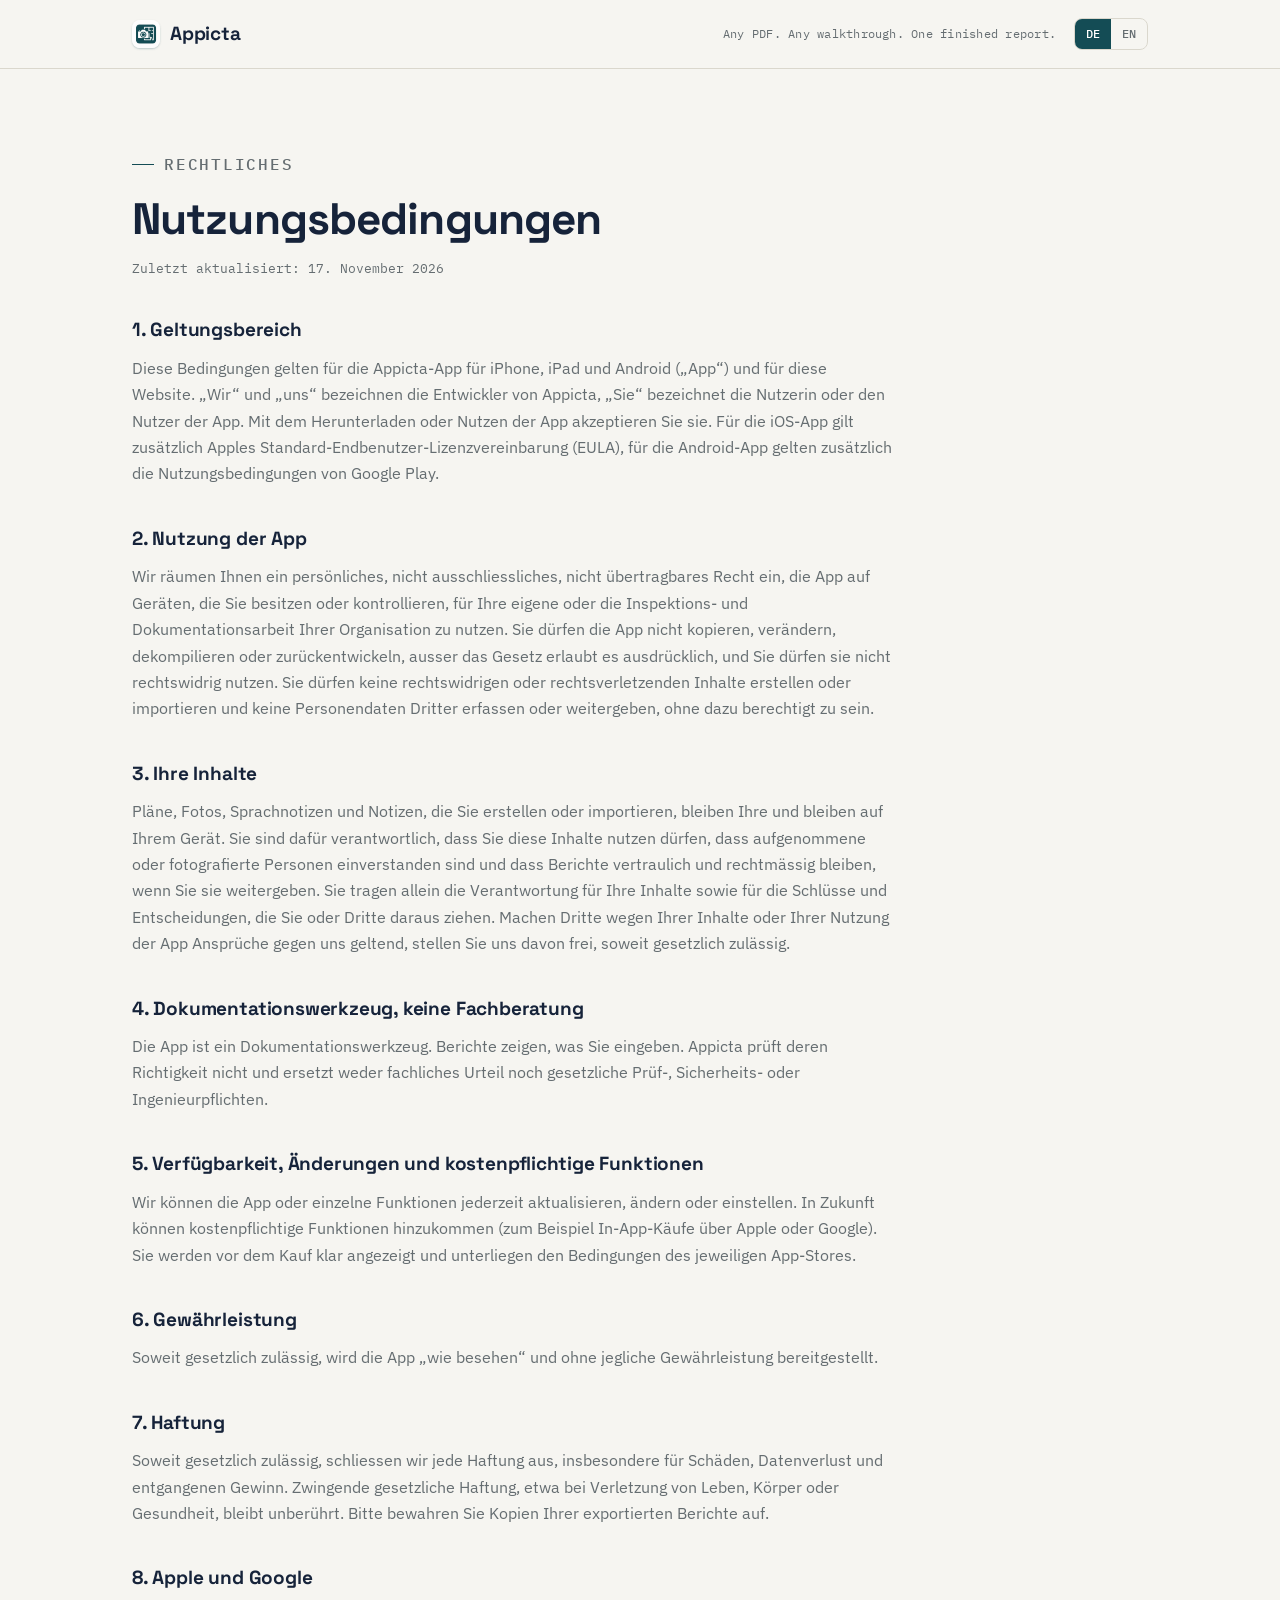
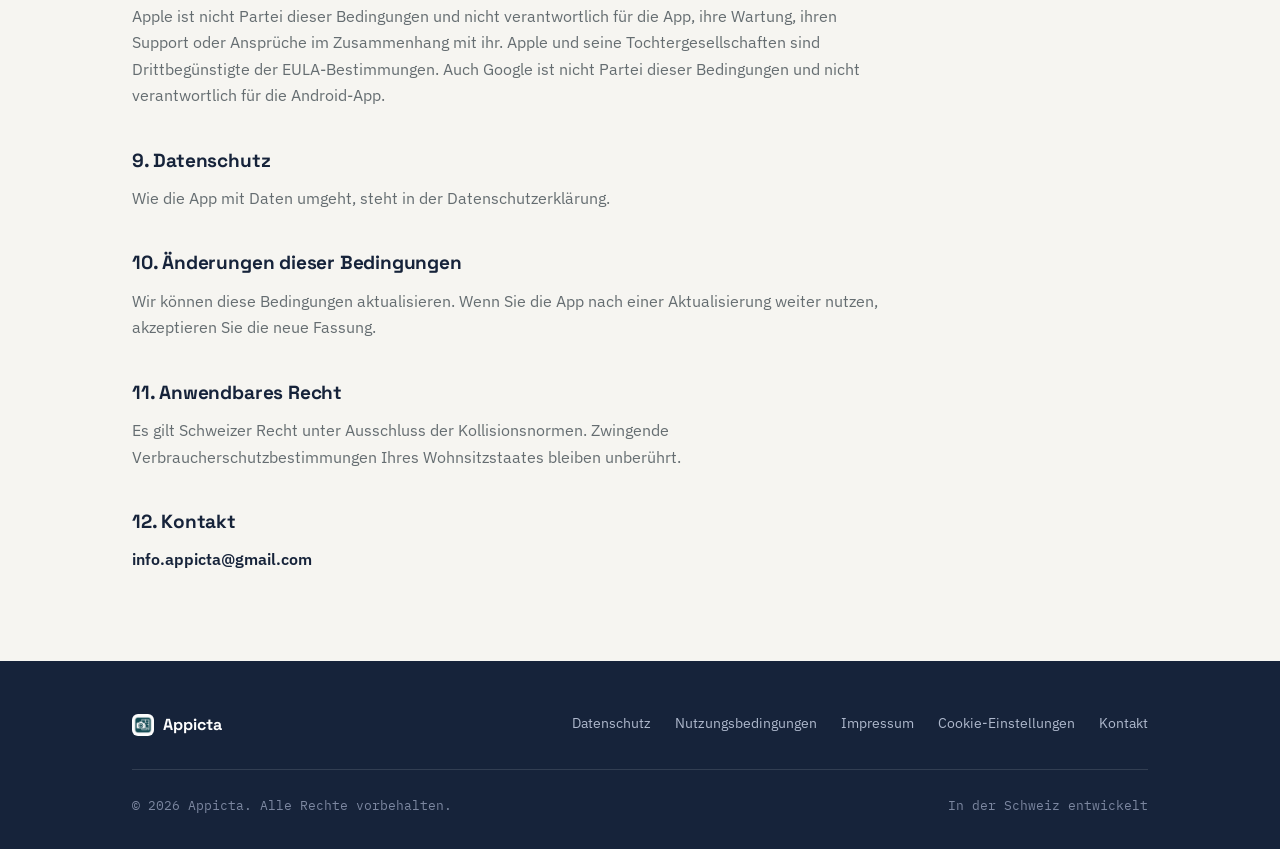
<file: nutzungsbedingungen.html>
<!doctype html>
<html lang="de"><head><meta charset="utf-8"><meta name="viewport" content="width=device-width,initial-scale=1">
<title>Nutzungsbedingungen - Appicta</title><meta name="theme-color" content="#144C55">
<link rel="icon" type="image/png" href="logo.png">
<link rel="canonical" href="https://www.appicta.com/nutzungsbedingungen.html">
<link rel="preconnect" href="https://fonts.googleapis.com"><link rel="preconnect" href="https://fonts.gstatic.com" crossorigin>
<link href="https://fonts.googleapis.com/css2?family=Space+Grotesk:wght@400;500;600;700&family=IBM+Plex+Sans:wght@400;500;600;700&family=IBM+Plex+Mono:wght@400;500;600&display=swap" rel="stylesheet">
<link rel="stylesheet" href="site.css"></head>
<body>
<div class="topbar"><div class="topbar-inner"><a class="logo" href="index.html?lang=de"><img src="logo.png" alt="" class="logo-icon">Appicta</a><div class="topbar-right"><span class="topbar-tag">Any PDF. Any walkthrough. One finished report.</span><div class="lang-toggle" role="group" aria-label="Language / Sprache"><span>DE</span><a href="terms.html" lang="en">EN</a></div></div></div></div>
<main><section class="legal"><div class="wrap"><div class="legal-inner">
<p class="eyebrow">Rechtliches</p>
<h1>Nutzungsbedingungen</h1>
<p class="updated">Zuletzt aktualisiert: 17. November 2026</p>
<h2>1. Geltungsbereich</h2>
<p>Diese Bedingungen gelten für die Appicta-App für iPhone, iPad und Android („App“) und für diese Website. „Wir“ und „uns“ bezeichnen die Entwickler von Appicta, „Sie“ bezeichnet die Nutzerin oder den Nutzer der App. Mit dem Herunterladen oder Nutzen der App akzeptieren Sie sie. Für die iOS-App gilt zusätzlich Apples Standard-Endbenutzer-Lizenzvereinbarung (EULA), für die Android-App gelten zusätzlich die Nutzungsbedingungen von Google Play.</p>
<h2>2. Nutzung der App</h2>
<p>Wir räumen Ihnen ein persönliches, nicht ausschliessliches, nicht übertragbares Recht ein, die App auf Geräten, die Sie besitzen oder kontrollieren, für Ihre eigene oder die Inspektions- und Dokumentationsarbeit Ihrer Organisation zu nutzen. Sie dürfen die App nicht kopieren, verändern, dekompilieren oder zurückentwickeln, ausser das Gesetz erlaubt es ausdrücklich, und Sie dürfen sie nicht rechtswidrig nutzen. Sie dürfen keine rechtswidrigen oder rechtsverletzenden Inhalte erstellen oder importieren und keine Personendaten Dritter erfassen oder weitergeben, ohne dazu berechtigt zu sein.</p>
<h2>3. Ihre Inhalte</h2>
<p>Pläne, Fotos, Sprachnotizen und Notizen, die Sie erstellen oder importieren, bleiben Ihre und bleiben auf Ihrem Gerät. Sie sind dafür verantwortlich, dass Sie diese Inhalte nutzen dürfen, dass aufgenommene oder fotografierte Personen einverstanden sind und dass Berichte vertraulich und rechtmässig bleiben, wenn Sie sie weitergeben. Sie tragen allein die Verantwortung für Ihre Inhalte sowie für die Schlüsse und Entscheidungen, die Sie oder Dritte daraus ziehen. Machen Dritte wegen Ihrer Inhalte oder Ihrer Nutzung der App Ansprüche gegen uns geltend, stellen Sie uns davon frei, soweit gesetzlich zulässig.</p>
<h2>4. Dokumentationswerkzeug, keine Fachberatung</h2>
<p>Die App ist ein Dokumentationswerkzeug. Berichte zeigen, was Sie eingeben. Appicta prüft deren Richtigkeit nicht und ersetzt weder fachliches Urteil noch gesetzliche Prüf-, Sicherheits- oder Ingenieurpflichten.</p>
<h2>5. Verfügbarkeit, Änderungen und kostenpflichtige Funktionen</h2>
<p>Wir können die App oder einzelne Funktionen jederzeit aktualisieren, ändern oder einstellen. In Zukunft können kostenpflichtige Funktionen hinzukommen (zum Beispiel In-App-Käufe über Apple oder Google). Sie werden vor dem Kauf klar angezeigt und unterliegen den Bedingungen des jeweiligen App-Stores.</p>
<h2>6. Gewährleistung</h2>
<p>Soweit gesetzlich zulässig, wird die App „wie besehen“ und ohne jegliche Gewährleistung bereitgestellt.</p>
<h2>7. Haftung</h2>
<p>Soweit gesetzlich zulässig, schliessen wir jede Haftung aus, insbesondere für Schäden, Datenverlust und entgangenen Gewinn. Zwingende gesetzliche Haftung, etwa bei Verletzung von Leben, Körper oder Gesundheit, bleibt unberührt. Bitte bewahren Sie Kopien Ihrer exportierten Berichte auf.</p>
<h2>8. Apple und Google</h2>
<p>Apple ist nicht Partei dieser Bedingungen und nicht verantwortlich für die App, ihre Wartung, ihren Support oder Ansprüche im Zusammenhang mit ihr. Apple und seine Tochtergesellschaften sind Drittbegünstigte der EULA-Bestimmungen. Auch Google ist nicht Partei dieser Bedingungen und nicht verantwortlich für die Android-App.</p>
<h2>9. Datenschutz</h2>
<p>Wie die App mit Daten umgeht, steht in der Datenschutzerklärung.</p>
<h2>10. Änderungen dieser Bedingungen</h2>
<p>Wir können diese Bedingungen aktualisieren. Wenn Sie die App nach einer Aktualisierung weiter nutzen, akzeptieren Sie die neue Fassung.</p>
<h2>11. Anwendbares Recht</h2>
<p>Es gilt Schweizer Recht unter Ausschluss der Kollisionsnormen. Zwingende Verbraucherschutzbestimmungen Ihres Wohnsitzstaates bleiben unberührt.</p>
<h2>12. Kontakt</h2>
<p><strong>info.appicta@gmail.com</strong></p>
</div></div></section></main>
<footer><div class="wrap"><div class="footer-top"><div class="footer-logo"><img src="logo.png" alt="" class="logo-icon">Appicta</div><nav class="footer-links" aria-label="Rechtliches"><a href="datenschutz/index.html">Datenschutz</a><a href="nutzungsbedingungen.html">Nutzungsbedingungen</a><a href="impressum.html">Impressum</a><a href="cookie-einstellungen.html">Cookie-Einstellungen</a><a href="support/index.html">Kontakt</a></nav></div><div class="footer-bottom"><span>&copy; 2026 Appicta. Alle Rechte vorbehalten.</span><span>In der Schweiz entwickelt</span></div></div></footer>
</body></html>
</file>
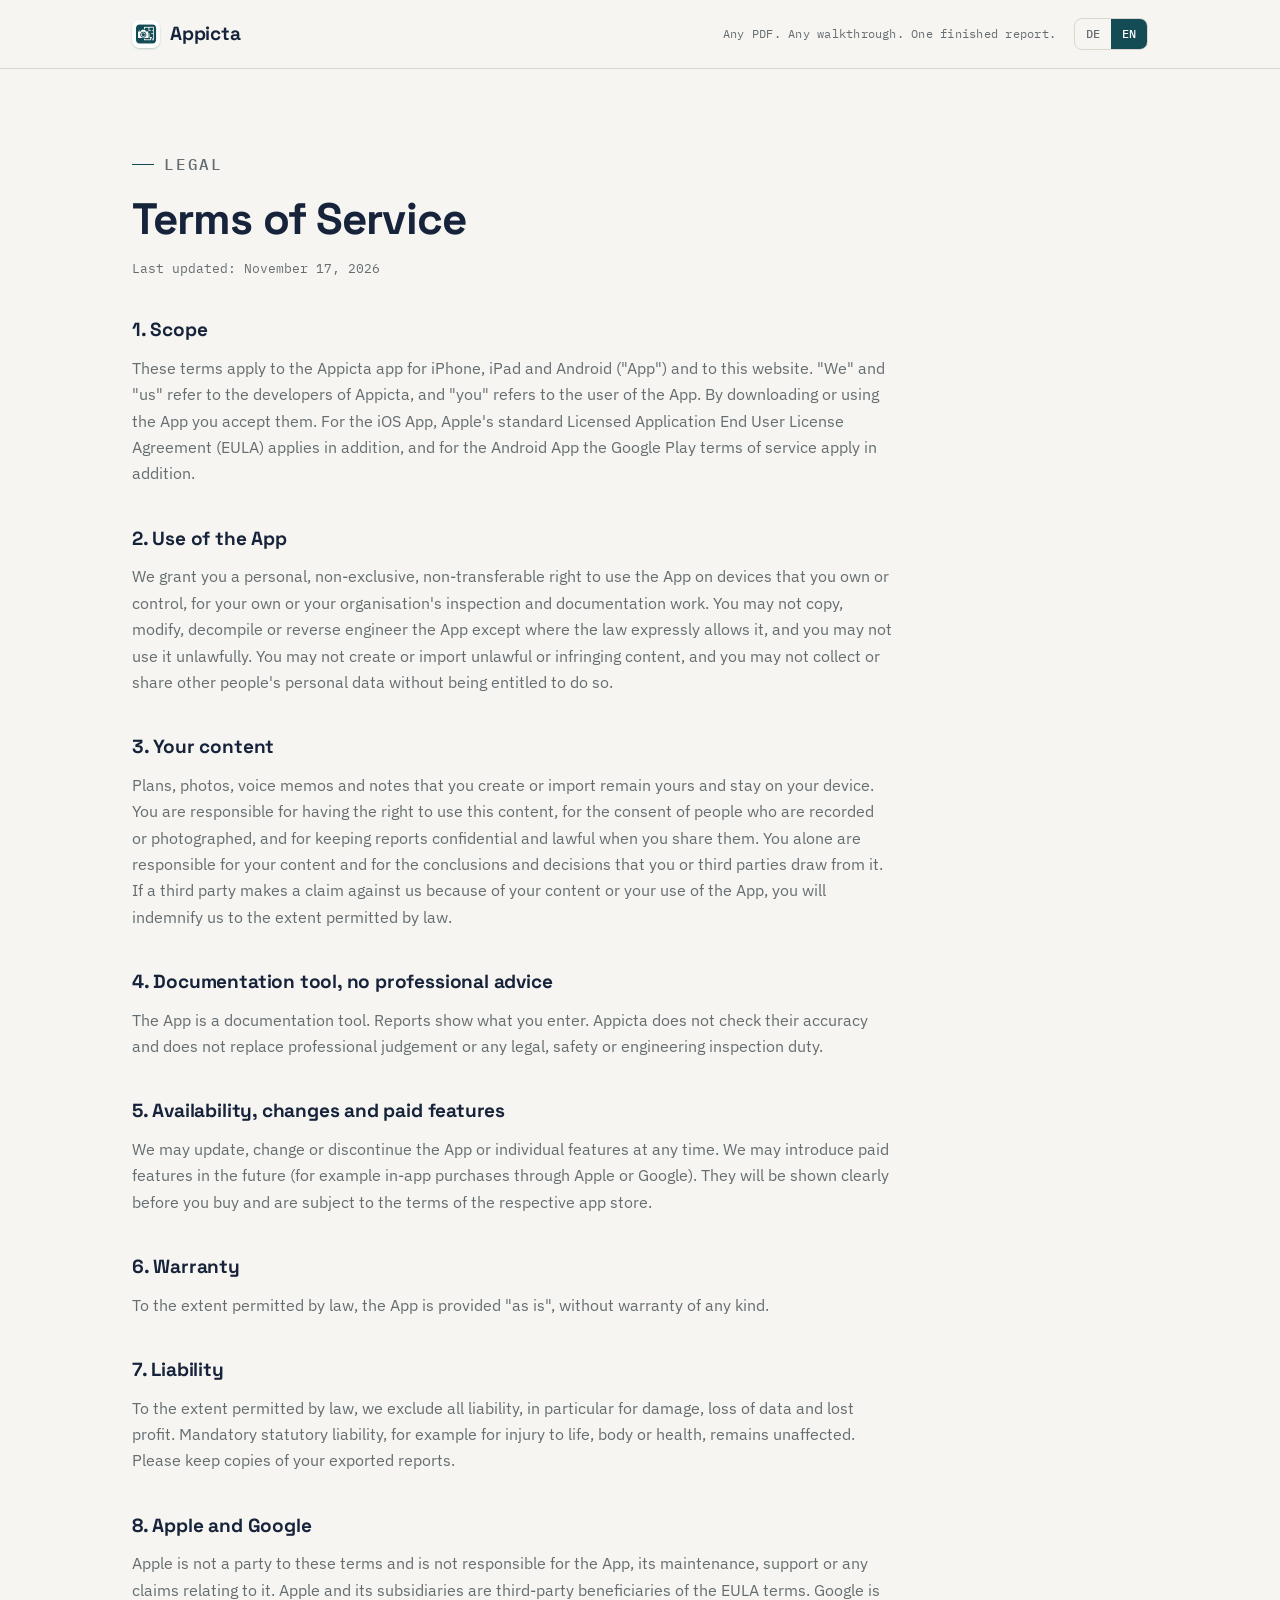
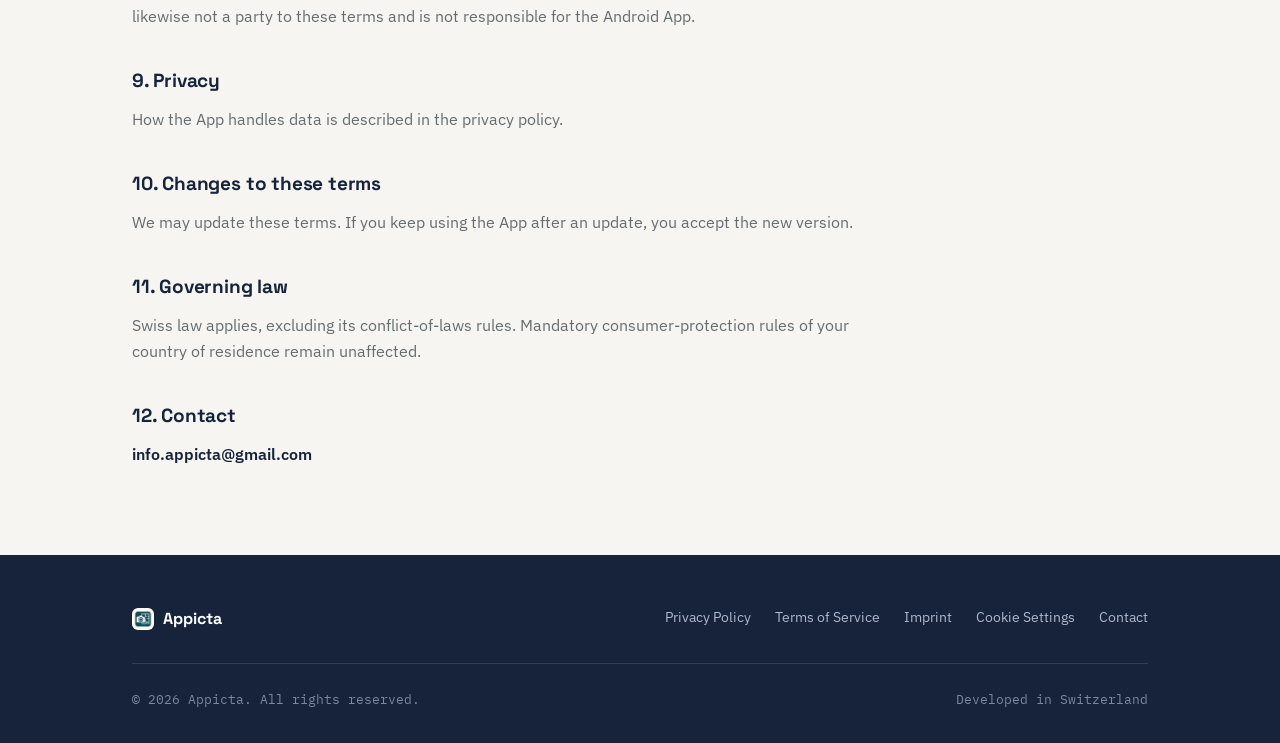
<file: terms.html>
<!doctype html>
<html lang="en"><head><meta charset="utf-8"><meta name="viewport" content="width=device-width,initial-scale=1">
<title>Terms of Service - Appicta</title><meta name="theme-color" content="#144C55">
<link rel="icon" type="image/png" href="logo.png">
<link rel="canonical" href="https://www.appicta.com/terms.html">
<link rel="preconnect" href="https://fonts.googleapis.com"><link rel="preconnect" href="https://fonts.gstatic.com" crossorigin>
<link href="https://fonts.googleapis.com/css2?family=Space+Grotesk:wght@400;500;600;700&family=IBM+Plex+Sans:wght@400;500;600;700&family=IBM+Plex+Mono:wght@400;500;600&display=swap" rel="stylesheet">
<link rel="stylesheet" href="site.css"></head>
<body>
<div class="topbar"><div class="topbar-inner"><a class="logo" href="index.html"><img src="logo.png" alt="" class="logo-icon">Appicta</a><div class="topbar-right"><span class="topbar-tag">Any PDF. Any walkthrough. One finished report.</span><div class="lang-toggle" role="group" aria-label="Language / Sprache"><a href="nutzungsbedingungen.html" lang="de">DE</a><span>EN</span></div></div></div></div>
<main><section class="legal"><div class="wrap"><div class="legal-inner">
<p class="eyebrow">Legal</p>
<h1>Terms of Service</h1>
<p class="updated">Last updated: November 17, 2026</p>
<h2>1. Scope</h2>
<p>These terms apply to the Appicta app for iPhone, iPad and Android ("App") and to this website. "We" and "us" refer to the developers of Appicta, and "you" refers to the user of the App. By downloading or using the App you accept them. For the iOS App, Apple's standard Licensed Application End User License Agreement (EULA) applies in addition, and for the Android App the Google Play terms of service apply in addition.</p>
<h2>2. Use of the App</h2>
<p>We grant you a personal, non-exclusive, non-transferable right to use the App on devices that you own or control, for your own or your organisation's inspection and documentation work. You may not copy, modify, decompile or reverse engineer the App except where the law expressly allows it, and you may not use it unlawfully. You may not create or import unlawful or infringing content, and you may not collect or share other people's personal data without being entitled to do so.</p>
<h2>3. Your content</h2>
<p>Plans, photos, voice memos and notes that you create or import remain yours and stay on your device. You are responsible for having the right to use this content, for the consent of people who are recorded or photographed, and for keeping reports confidential and lawful when you share them. You alone are responsible for your content and for the conclusions and decisions that you or third parties draw from it. If a third party makes a claim against us because of your content or your use of the App, you will indemnify us to the extent permitted by law.</p>
<h2>4. Documentation tool, no professional advice</h2>
<p>The App is a documentation tool. Reports show what you enter. Appicta does not check their accuracy and does not replace professional judgement or any legal, safety or engineering inspection duty.</p>
<h2>5. Availability, changes and paid features</h2>
<p>We may update, change or discontinue the App or individual features at any time. We may introduce paid features in the future (for example in-app purchases through Apple or Google). They will be shown clearly before you buy and are subject to the terms of the respective app store.</p>
<h2>6. Warranty</h2>
<p>To the extent permitted by law, the App is provided "as is", without warranty of any kind.</p>
<h2>7. Liability</h2>
<p>To the extent permitted by law, we exclude all liability, in particular for damage, loss of data and lost profit. Mandatory statutory liability, for example for injury to life, body or health, remains unaffected. Please keep copies of your exported reports.</p>
<h2>8. Apple and Google</h2>
<p>Apple is not a party to these terms and is not responsible for the App, its maintenance, support or any claims relating to it. Apple and its subsidiaries are third-party beneficiaries of the EULA terms. Google is likewise not a party to these terms and is not responsible for the Android App.</p>
<h2>9. Privacy</h2>
<p>How the App handles data is described in the privacy policy.</p>
<h2>10. Changes to these terms</h2>
<p>We may update these terms. If you keep using the App after an update, you accept the new version.</p>
<h2>11. Governing law</h2>
<p>Swiss law applies, excluding its conflict-of-laws rules. Mandatory consumer-protection rules of your country of residence remain unaffected.</p>
<h2>12. Contact</h2>
<p><strong>info.appicta@gmail.com</strong></p>
</div></div></section></main>
<footer><div class="wrap"><div class="footer-top"><div class="footer-logo"><img src="logo.png" alt="" class="logo-icon">Appicta</div><nav class="footer-links" aria-label="Legal"><a href="privacy/index.html">Privacy Policy</a><a href="terms.html">Terms of Service</a><a href="imprint.html">Imprint</a><a href="cookies.html">Cookie Settings</a><a href="support/index.html">Contact</a></nav></div><div class="footer-bottom"><span>&copy; 2026 Appicta. All rights reserved.</span><span>Developed in Switzerland</span></div></div></footer>
</body></html>
</file>
<file: site.css>
/* Appicta legal pages: same tokens, fonts, top bar and footer as the home page */
:root{--ink:#16233A;--paper:#F6F5F1;--paper-dim:#EDEBE4;--blue:#2B4C7E;--marker:#144C55;--marker-dark:#0E363D;--graphite:#656D71;--line:#DAD7CD;--white:#FFFFFF;
--font-display:'Space Grotesk',sans-serif;--font-body:'IBM Plex Sans',sans-serif;--font-mono:'IBM Plex Mono',monospace}
*{margin:0;padding:0;box-sizing:border-box}html{scroll-behavior:smooth}
body{font-family:var(--font-body);background:var(--paper);color:var(--ink);line-height:1.5;-webkit-font-smoothing:antialiased;min-height:100vh;display:flex;flex-direction:column}
img{display:block;max-width:100%}a{color:inherit}::selection{background:var(--marker);color:var(--white)}
:focus-visible{outline:2px solid var(--marker);outline-offset:3px}
.wrap{max-width:1080px;margin:0 auto;padding:0 32px;width:100%}
.topbar{position:sticky;top:0;z-index:50;background:rgba(246,245,241,.86);backdrop-filter:blur(10px);border-bottom:1px solid var(--line)}
.topbar-inner{display:flex;align-items:center;justify-content:space-between;padding:18px 32px;max-width:1080px;margin:0 auto}
.logo{display:flex;align-items:center;gap:10px;font-family:var(--font-display);font-weight:700;font-size:19px;letter-spacing:-.01em;text-decoration:none;color:var(--ink)}
.logo-icon{width:28px;height:28px;border-radius:8px;flex-shrink:0;box-shadow:0 1px 2px rgba(20,76,85,.25)}
.topbar-right{display:flex;align-items:center;gap:18px}
.topbar-tag{font-family:var(--font-mono);font-size:12px;color:var(--graphite);letter-spacing:.02em;display:none}
@media(min-width:640px){.topbar-tag{display:block}}
.lang-toggle{display:flex;border:1px solid var(--line);border-radius:8px;overflow:hidden}
.lang-toggle a,.lang-toggle span{font-family:var(--font-mono);font-size:12px;font-weight:500;padding:6px 11px;text-decoration:none;color:var(--graphite);background:transparent}
.lang-toggle a:hover{color:var(--ink)}.lang-toggle span{background:var(--marker);color:var(--white)}
main{flex:1}
.legal{padding:72px 0 88px}
.legal-inner{max-width:760px}
.eyebrow{font-family:var(--font-mono);font-size:12.5px;font-weight:500;letter-spacing:.11em;text-transform:uppercase;color:var(--marker-dark);display:flex;align-items:center;gap:10px;margin-bottom:18px}
.eyebrow::before{content:'';width:22px;height:1px;background:var(--marker)}
.legal h1{font-family:var(--font-display);font-weight:700;font-size:clamp(30px,4.4vw,44px);line-height:1.1;letter-spacing:-.02em}
.legal .updated{margin-top:14px;font-family:var(--font-mono);font-size:12.5px;color:var(--graphite)}
.legal h2{font-family:var(--font-display);font-weight:700;font-size:19px;letter-spacing:-.01em;margin:38px 0 8px;color:var(--ink)}
.legal p,.legal li{font-size:16px;line-height:1.65;color:var(--graphite)}
.legal p{margin-top:10px}.legal strong{color:var(--ink);font-weight:600}
.legal ul{margin:10px 0 0 22px}.legal li{margin-top:6px}
.legal a{color:var(--marker);text-underline-offset:3px}
.legal table{width:100%;border-collapse:collapse;margin:14px 0;background:var(--white);border:1px solid var(--line);border-radius:10px;overflow:hidden;font-size:15px}
.legal th,.legal td{border-bottom:1px solid var(--line);padding:11px 14px;text-align:left;vertical-align:top;color:var(--graphite)}
.legal th{font-family:var(--font-mono);font-size:12px;letter-spacing:.06em;text-transform:uppercase;color:var(--marker-dark);background:var(--paper-dim)}
.legal tr:last-child td{border-bottom:0}.legal td:first-child{color:var(--ink);font-weight:600;white-space:nowrap}
.card{background:var(--white);border:1px solid var(--line);border-radius:14px;padding:30px;margin-top:28px;box-shadow:0 18px 40px -28px rgba(20,76,85,.35)}
.card p:first-child{margin-top:0}
.mail{display:inline-block;margin-top:14px;font-family:var(--font-display);font-weight:700;font-size:22px;color:var(--marker);text-decoration:none;border-bottom:2px solid var(--marker)}
.btn{font-family:var(--font-body);font-weight:600;font-size:15px;padding:12px 22px;border-radius:8px;border:1px solid var(--line);background:var(--white);color:var(--ink);cursor:pointer;margin-top:12px;transition:transform .15s ease,border-color .15s ease}
.btn:hover{border-color:var(--ink);transform:translateY(-1px)}
.btn-primary{background:var(--marker);color:var(--white);border-color:var(--marker)}
.note{margin-left:12px;font-size:14px;color:var(--marker)}
footer{background:var(--ink);color:#AEB8CC;padding:52px 0 34px}
.footer-top{display:flex;flex-wrap:wrap;justify-content:space-between;gap:28px;padding-bottom:32px;border-bottom:1px solid rgba(255,255,255,.12)}
.footer-logo{display:flex;align-items:center;gap:9px;font-family:var(--font-display);font-weight:700;font-size:16px;color:var(--white)}
.footer-logo .logo-icon{width:22px;height:22px;border-radius:6px}
.footer-links{display:flex;flex-wrap:wrap;gap:24px;font-size:13.5px}
.footer-links a{text-decoration:none;color:#AEB8CC;transition:color .15s ease}.footer-links a:hover{color:var(--white)}
.footer-bottom{margin-top:26px;display:flex;flex-wrap:wrap;justify-content:space-between;gap:12px;font-size:12.5px;color:#7C87A0;font-family:var(--font-mono)}
@media(max-width:560px){.wrap,.topbar-inner{padding-left:20px;padding-right:20px}.legal{padding:48px 0 64px}}
</file>
